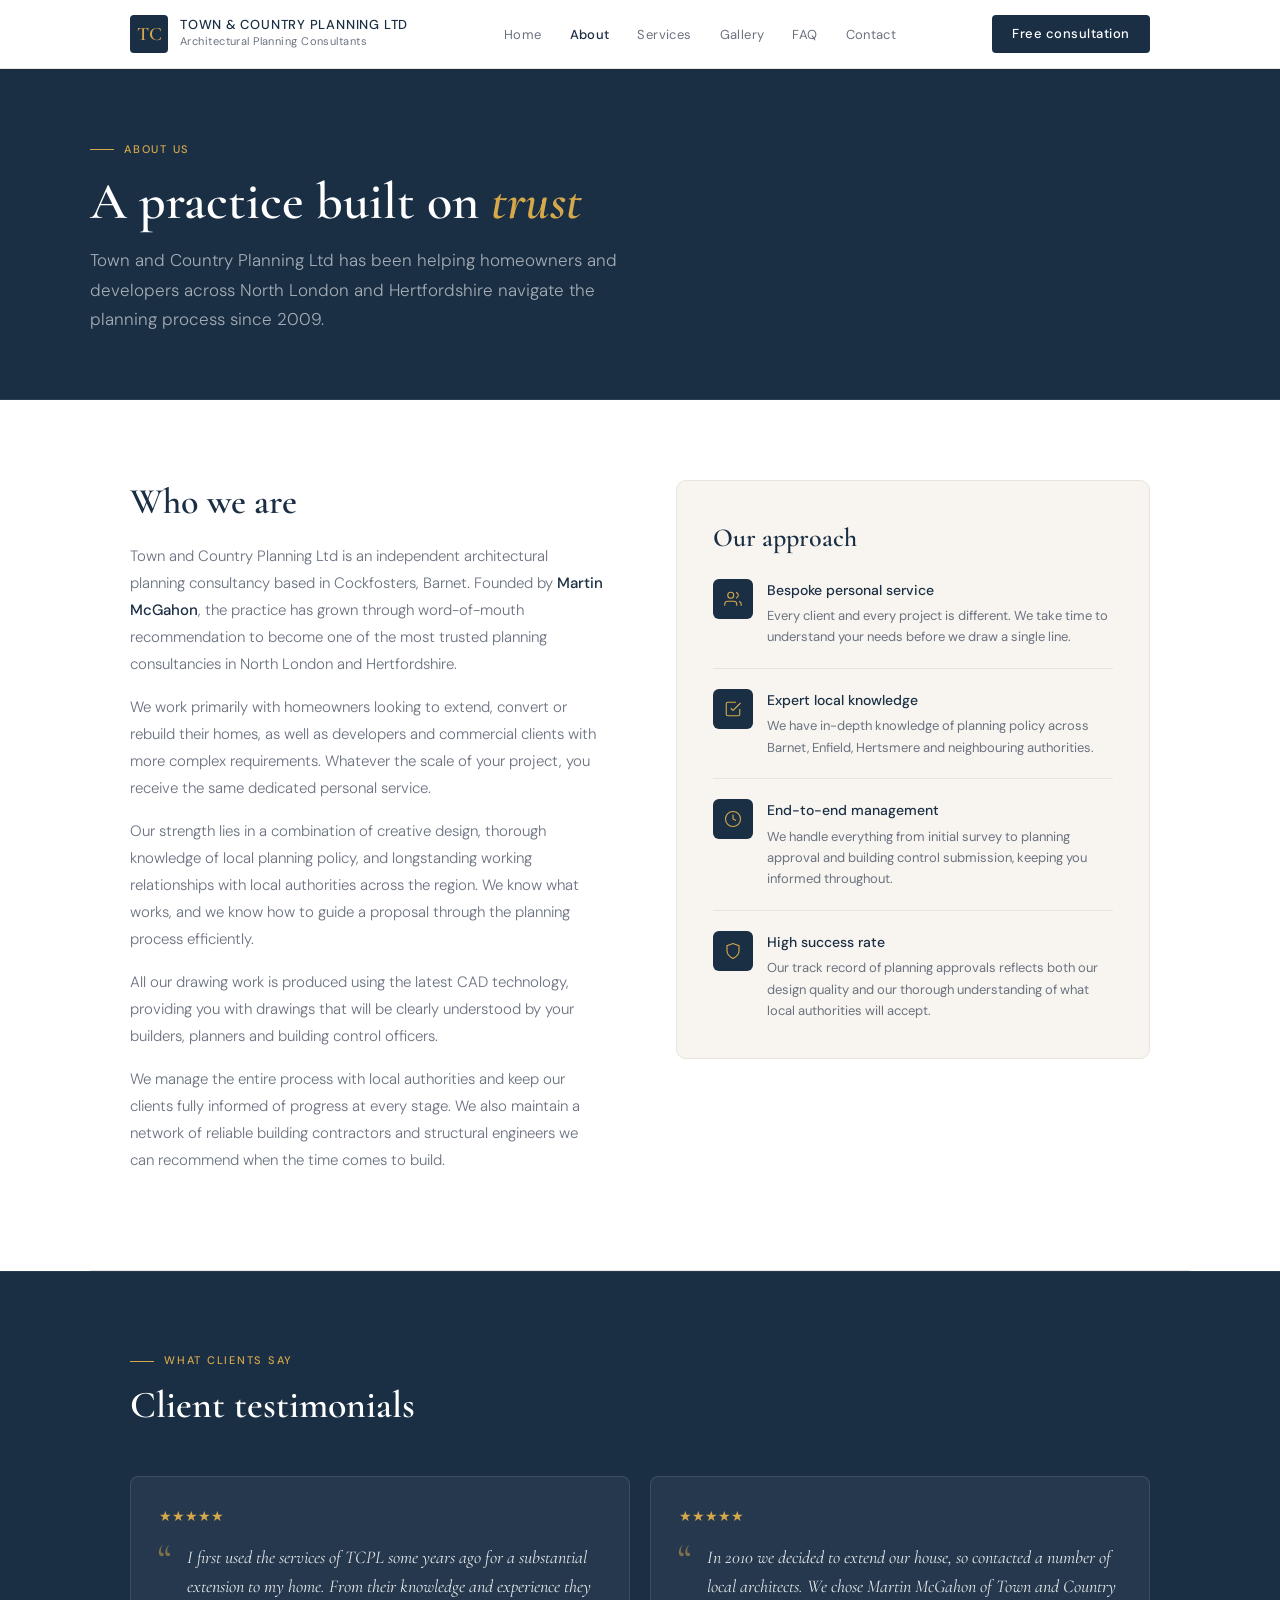
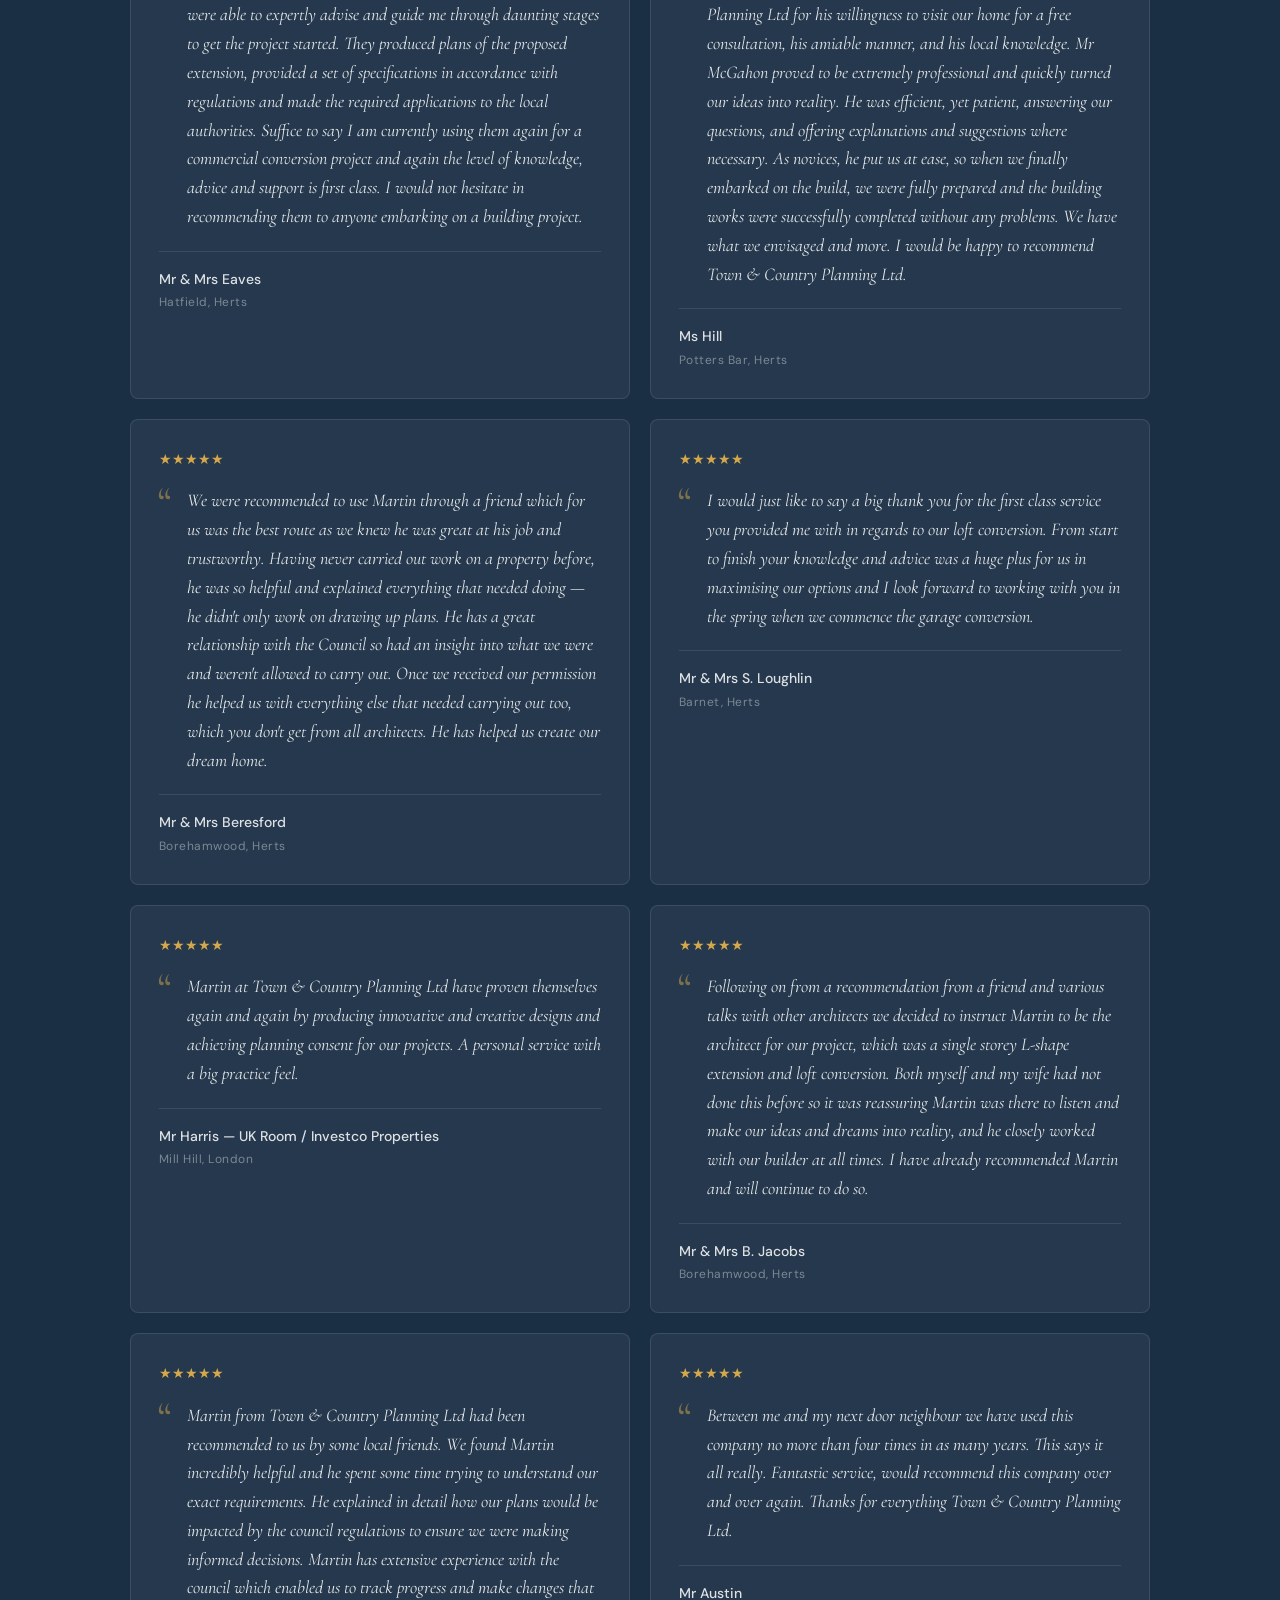
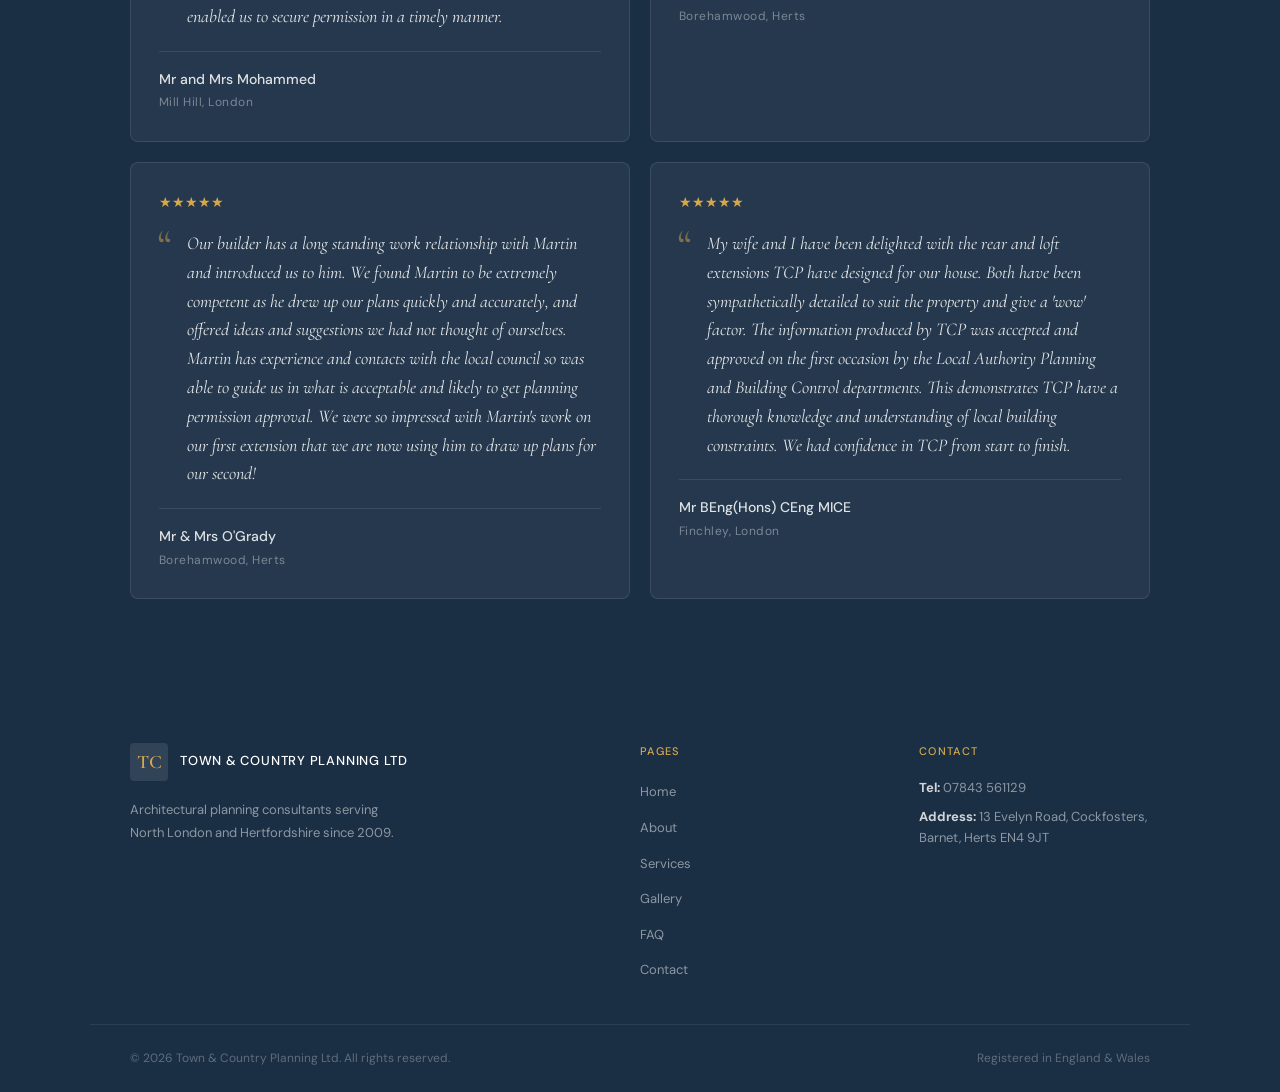
<file: about.html>
<!DOCTYPE html>
<html lang="en">
<head>
<meta charset="UTF-8">
<meta name="viewport" content="width=device-width,initial-scale=1">
<title>About Us | Town &amp; Country Planning Ltd</title>
<meta name="description" content="About Town and Country Planning Ltd — Martin McGahon and the team. Architectural planning consultants serving North London and Hertfordshire since 2009.">
<link rel="stylesheet" href="css/style.css">
<style>
.about-body{padding:80px var(--pad);max-width:var(--max);margin:0 auto;display:grid;grid-template-columns:1fr 1fr;gap:72px;align-items:start;border-bottom:1px solid var(--stone)}
.about-body h2{font-family:'Cormorant Garamond',serif;font-size:36px;font-weight:600;color:var(--navy);line-height:1.2;margin-bottom:20px}
.about-body p{font-size:15px;color:var(--muted);line-height:1.8;margin-bottom:16px;font-weight:300}
.about-body p strong{color:var(--navy);font-weight:500}
.about-panel{background:var(--cream);border-radius:10px;padding:36px;border:1px solid var(--stone)}
.about-panel h3{font-family:'Cormorant Garamond',serif;font-size:26px;font-weight:600;color:var(--navy);margin-bottom:20px}
.value-item{display:flex;gap:14px;margin-bottom:20px;padding-bottom:20px;border-bottom:1px solid var(--stone)}
.value-item:last-child{border-bottom:none;margin-bottom:0;padding-bottom:0}
.value-icon{width:40px;height:40px;background:var(--navy);border-radius:6px;display:flex;align-items:center;justify-content:center;flex-shrink:0}
.value-icon svg{width:18px;height:18px;stroke:var(--gold-light);fill:none;stroke-width:1.5}
.value-title{font-size:14px;font-weight:500;color:var(--navy);margin-bottom:4px}
.value-desc{font-size:13px;color:var(--muted);line-height:1.65}
.testi-section{background:var(--navy);border-top:1px solid rgba(255,255,255,.06)}
.testi-inner{max-width:var(--max);margin:0 auto;padding:80px var(--pad)}
.testi-all{display:grid;grid-template-columns:repeat(2,1fr);gap:20px;margin-top:48px}
@media(max-width:900px){
  .about-body{grid-template-columns:1fr;gap:40px}
  .testi-all{grid-template-columns:1fr}
}
</style>
</head>
<body>

<header class="site-nav">
  <div class="nav-inner">
    <a href="index.html" class="nav-logo">
      <div class="nav-logo-mark">TC</div>
      <div><div class="nav-logo-name">Town &amp; Country Planning Ltd</div><div class="nav-logo-sub">Architectural Planning Consultants</div></div>
    </a>
    <nav><ul class="nav-links" id="nav-links">
      <li><a href="index.html">Home</a></li>
      <li><a href="about.html" class="active">About</a></li>
      <li><a href="services.html">Services</a></li>
      <li><a href="gallery.html">Gallery</a></li>
      <li><a href="faq.html">FAQ</a></li>
      <li><a href="contact.html">Contact</a></li>
    </ul></nav>
    <a href="contact.html" class="nav-cta">Free consultation</a>
    <button class="nav-toggle" id="nav-toggle" aria-label="Menu"><span></span><span></span><span></span></button>
  </div>
</header>

<div class="page-hero">
  <div class="page-hero-inner">
    <div class="eyebrow eyebrow-light">About us</div>
    <h1>A practice built on <em style="font-style:italic;color:var(--gold-light)">trust</em></h1>
    <p>Town and Country Planning Ltd has been helping homeowners and developers across North London and Hertfordshire navigate the planning process since 2009.</p>
  </div>
</div>

<section>
  <div class="about-body">
    <div>
      <h2>Who we are</h2>
      <p>Town and Country Planning Ltd is an independent architectural planning consultancy based in Cockfosters, Barnet. Founded by <strong>Martin McGahon</strong>, the practice has grown through word-of-mouth recommendation to become one of the most trusted planning consultancies in North London and Hertfordshire.</p>
      <p>We work primarily with homeowners looking to extend, convert or rebuild their homes, as well as developers and commercial clients with more complex requirements. Whatever the scale of your project, you receive the same dedicated personal service.</p>
      <p>Our strength lies in a combination of creative design, thorough knowledge of local planning policy, and longstanding working relationships with local authorities across the region. We know what works, and we know how to guide a proposal through the planning process efficiently.</p>
      <p>All our drawing work is produced using the latest CAD technology, providing you with drawings that will be clearly understood by your builders, planners and building control officers.</p>
      <p>We manage the entire process with local authorities and keep our clients fully informed of progress at every stage. We also maintain a network of reliable building contractors and structural engineers we can recommend when the time comes to build.</p>
    </div>
    <div class="about-panel">
      <h3>Our approach</h3>
      <div class="value-item">
        <div class="value-icon"><svg viewBox="0 0 24 24"><path d="M17 21v-2a4 4 0 00-4-4H5a4 4 0 00-4 4v2"/><circle cx="9" cy="7" r="4"/><path d="M23 21v-2a4 4 0 00-3-3.87M16 3.13a4 4 0 010 7.75"/></svg></div>
        <div><div class="value-title">Bespoke personal service</div><div class="value-desc">Every client and every project is different. We take time to understand your needs before we draw a single line.</div></div>
      </div>
      <div class="value-item">
        <div class="value-icon"><svg viewBox="0 0 24 24"><polyline points="9 11 12 14 22 4"/><path d="M21 12v7a2 2 0 01-2 2H5a2 2 0 01-2-2V5a2 2 0 012-2h11"/></svg></div>
        <div><div class="value-title">Expert local knowledge</div><div class="value-desc">We have in-depth knowledge of planning policy across Barnet, Enfield, Hertsmere and neighbouring authorities.</div></div>
      </div>
      <div class="value-item">
        <div class="value-icon"><svg viewBox="0 0 24 24"><circle cx="12" cy="12" r="10"/><polyline points="12 6 12 12 16 14"/></svg></div>
        <div><div class="value-title">End-to-end management</div><div class="value-desc">We handle everything from initial survey to planning approval and building control submission, keeping you informed throughout.</div></div>
      </div>
      <div class="value-item">
        <div class="value-icon"><svg viewBox="0 0 24 24"><path d="M12 22s8-4 8-10V5l-8-3-8 3v7c0 6 8 10 8 10z"/></svg></div>
        <div><div class="value-title">High success rate</div><div class="value-desc">Our track record of planning approvals reflects both our design quality and our thorough understanding of what local authorities will accept.</div></div>
      </div>
    </div>
  </div>
</section>

<!-- ALL TESTIMONIALS -->
<section id="testimonials" class="testi-section">
  <div class="testi-inner">
    <div class="eyebrow eyebrow-light">What clients say</div>
    <h2 class="section-title" style="color:var(--white)">Client testimonials</h2>
    <div class="testi-all">

      <div class="t-card"><div class="t-stars">&#9733;&#9733;&#9733;&#9733;&#9733;</div>
        <div class="t-quote"><p>I first used the services of TCPL some years ago for a substantial extension to my home. From their knowledge and experience they were able to expertly advise and guide me through daunting stages to get the project started. They produced plans of the proposed extension, provided a set of specifications in accordance with regulations and made the required applications to the local authorities. Suffice to say I am currently using them again for a commercial conversion project and again the level of knowledge, advice and support is first class. I would not hesitate in recommending them to anyone embarking on a building project.</p></div>
        <div class="t-author"><div class="t-name">Mr &amp; Mrs Eaves</div><div class="t-loc">Hatfield, Herts</div></div></div>

      <div class="t-card"><div class="t-stars">&#9733;&#9733;&#9733;&#9733;&#9733;</div>
        <div class="t-quote"><p>In 2010 we decided to extend our house, so contacted a number of local architects. We chose Martin McGahon of Town and Country Planning Ltd for his willingness to visit our home for a free consultation, his amiable manner, and his local knowledge. Mr McGahon proved to be extremely professional and quickly turned our ideas into reality. He was efficient, yet patient, answering our questions, and offering explanations and suggestions where necessary. As novices, he put us at ease, so when we finally embarked on the build, we were fully prepared and the building works were successfully completed without any problems. We have what we envisaged and more. I would be happy to recommend Town &amp; Country Planning Ltd.</p></div>
        <div class="t-author"><div class="t-name">Ms Hill</div><div class="t-loc">Potters Bar, Herts</div></div></div>

      <div class="t-card"><div class="t-stars">&#9733;&#9733;&#9733;&#9733;&#9733;</div>
        <div class="t-quote"><p>We were recommended to use Martin through a friend which for us was the best route as we knew he was great at his job and trustworthy. Having never carried out work on a property before, he was so helpful and explained everything that needed doing — he didn't only work on drawing up plans. He has a great relationship with the Council so had an insight into what we were and weren't allowed to carry out. Once we received our permission he helped us with everything else that needed carrying out too, which you don't get from all architects. He has helped us create our dream home.</p></div>
        <div class="t-author"><div class="t-name">Mr &amp; Mrs Beresford</div><div class="t-loc">Borehamwood, Herts</div></div></div>

      <div class="t-card"><div class="t-stars">&#9733;&#9733;&#9733;&#9733;&#9733;</div>
        <div class="t-quote"><p>I would just like to say a big thank you for the first class service you provided me with in regards to our loft conversion. From start to finish your knowledge and advice was a huge plus for us in maximising our options and I look forward to working with you in the spring when we commence the garage conversion.</p></div>
        <div class="t-author"><div class="t-name">Mr &amp; Mrs S. Loughlin</div><div class="t-loc">Barnet, Herts</div></div></div>

      <div class="t-card"><div class="t-stars">&#9733;&#9733;&#9733;&#9733;&#9733;</div>
        <div class="t-quote"><p>Martin at Town &amp; Country Planning Ltd have proven themselves again and again by producing innovative and creative designs and achieving planning consent for our projects. A personal service with a big practice feel.</p></div>
        <div class="t-author"><div class="t-name">Mr Harris — UK Room / Investco Properties</div><div class="t-loc">Mill Hill, London</div></div></div>

      <div class="t-card"><div class="t-stars">&#9733;&#9733;&#9733;&#9733;&#9733;</div>
        <div class="t-quote"><p>Following on from a recommendation from a friend and various talks with other architects we decided to instruct Martin to be the architect for our project, which was a single storey L-shape extension and loft conversion. Both myself and my wife had not done this before so it was reassuring Martin was there to listen and make our ideas and dreams into reality, and he closely worked with our builder at all times. I have already recommended Martin and will continue to do so.</p></div>
        <div class="t-author"><div class="t-name">Mr &amp; Mrs B. Jacobs</div><div class="t-loc">Borehamwood, Herts</div></div></div>

      <div class="t-card"><div class="t-stars">&#9733;&#9733;&#9733;&#9733;&#9733;</div>
        <div class="t-quote"><p>Martin from Town &amp; Country Planning Ltd had been recommended to us by some local friends. We found Martin incredibly helpful and he spent some time trying to understand our exact requirements. He explained in detail how our plans would be impacted by the council regulations to ensure we were making informed decisions. Martin has extensive experience with the council which enabled us to track progress and make changes that enabled us to secure permission in a timely manner.</p></div>
        <div class="t-author"><div class="t-name">Mr and Mrs Mohammed</div><div class="t-loc">Mill Hill, London</div></div></div>

      <div class="t-card"><div class="t-stars">&#9733;&#9733;&#9733;&#9733;&#9733;</div>
        <div class="t-quote"><p>Between me and my next door neighbour we have used this company no more than four times in as many years. This says it all really. Fantastic service, would recommend this company over and over again. Thanks for everything Town &amp; Country Planning Ltd.</p></div>
        <div class="t-author"><div class="t-name">Mr Austin</div><div class="t-loc">Borehamwood, Herts</div></div></div>

      <div class="t-card"><div class="t-stars">&#9733;&#9733;&#9733;&#9733;&#9733;</div>
        <div class="t-quote"><p>Our builder has a long standing work relationship with Martin and introduced us to him. We found Martin to be extremely competent as he drew up our plans quickly and accurately, and offered ideas and suggestions we had not thought of ourselves. Martin has experience and contacts with the local council so was able to guide us in what is acceptable and likely to get planning permission approval. We were so impressed with Martin's work on our first extension that we are now using him to draw up plans for our second!</p></div>
        <div class="t-author"><div class="t-name">Mr &amp; Mrs O'Grady</div><div class="t-loc">Borehamwood, Herts</div></div></div>

      <div class="t-card"><div class="t-stars">&#9733;&#9733;&#9733;&#9733;&#9733;</div>
        <div class="t-quote"><p>My wife and I have been delighted with the rear and loft extensions TCP have designed for our house. Both have been sympathetically detailed to suit the property and give a 'wow' factor. The information produced by TCP was accepted and approved on the first occasion by the Local Authority Planning and Building Control departments. This demonstrates TCP have a thorough knowledge and understanding of local building constraints. We had confidence in TCP from start to finish.</p></div>
        <div class="t-author"><div class="t-name">Mr BEng(Hons) CEng MICE</div><div class="t-loc">Finchley, London</div></div></div>

    </div>
  </div>
</section>

<footer class="site-footer">
  <div class="footer-inner">
    <div class="footer-brand">
      <a href="index.html" class="footer-logo"><div class="footer-logo-mark">TC</div><div class="footer-logo-name">Town &amp; Country Planning Ltd</div></a>
      <p>Architectural planning consultants serving North London and Hertfordshire since 2009.</p>
    </div>
    <div class="footer-col"><h4>Pages</h4><ul>
      <li><a href="index.html">Home</a></li><li><a href="about.html">About</a></li>
      <li><a href="services.html">Services</a></li><li><a href="gallery.html">Gallery</a></li>
      <li><a href="faq.html">FAQ</a></li><li><a href="contact.html">Contact</a></li>
    </ul></div>
    <div class="footer-col"><h4>Contact</h4>
      <p><strong>Tel:</strong> <a href="tel:07843561129">07843 561129</a></p>
      <p><strong>Address:</strong> 13 Evelyn Road, Cockfosters, Barnet, Herts EN4 9JT</p>
    </div>
  </div>
  <div class="footer-bottom"><p>&copy; 2026 Town &amp; Country Planning Ltd. All rights reserved.</p><p>Registered in England &amp; Wales</p></div>
</footer>

<script>document.getElementById('nav-toggle').addEventListener('click',function(){var nl=document.getElementById('nav-links');nl.classList.toggle('open');this.setAttribute('aria-expanded',nl.classList.contains('open'));});</script>
</body>
</html>
</file>
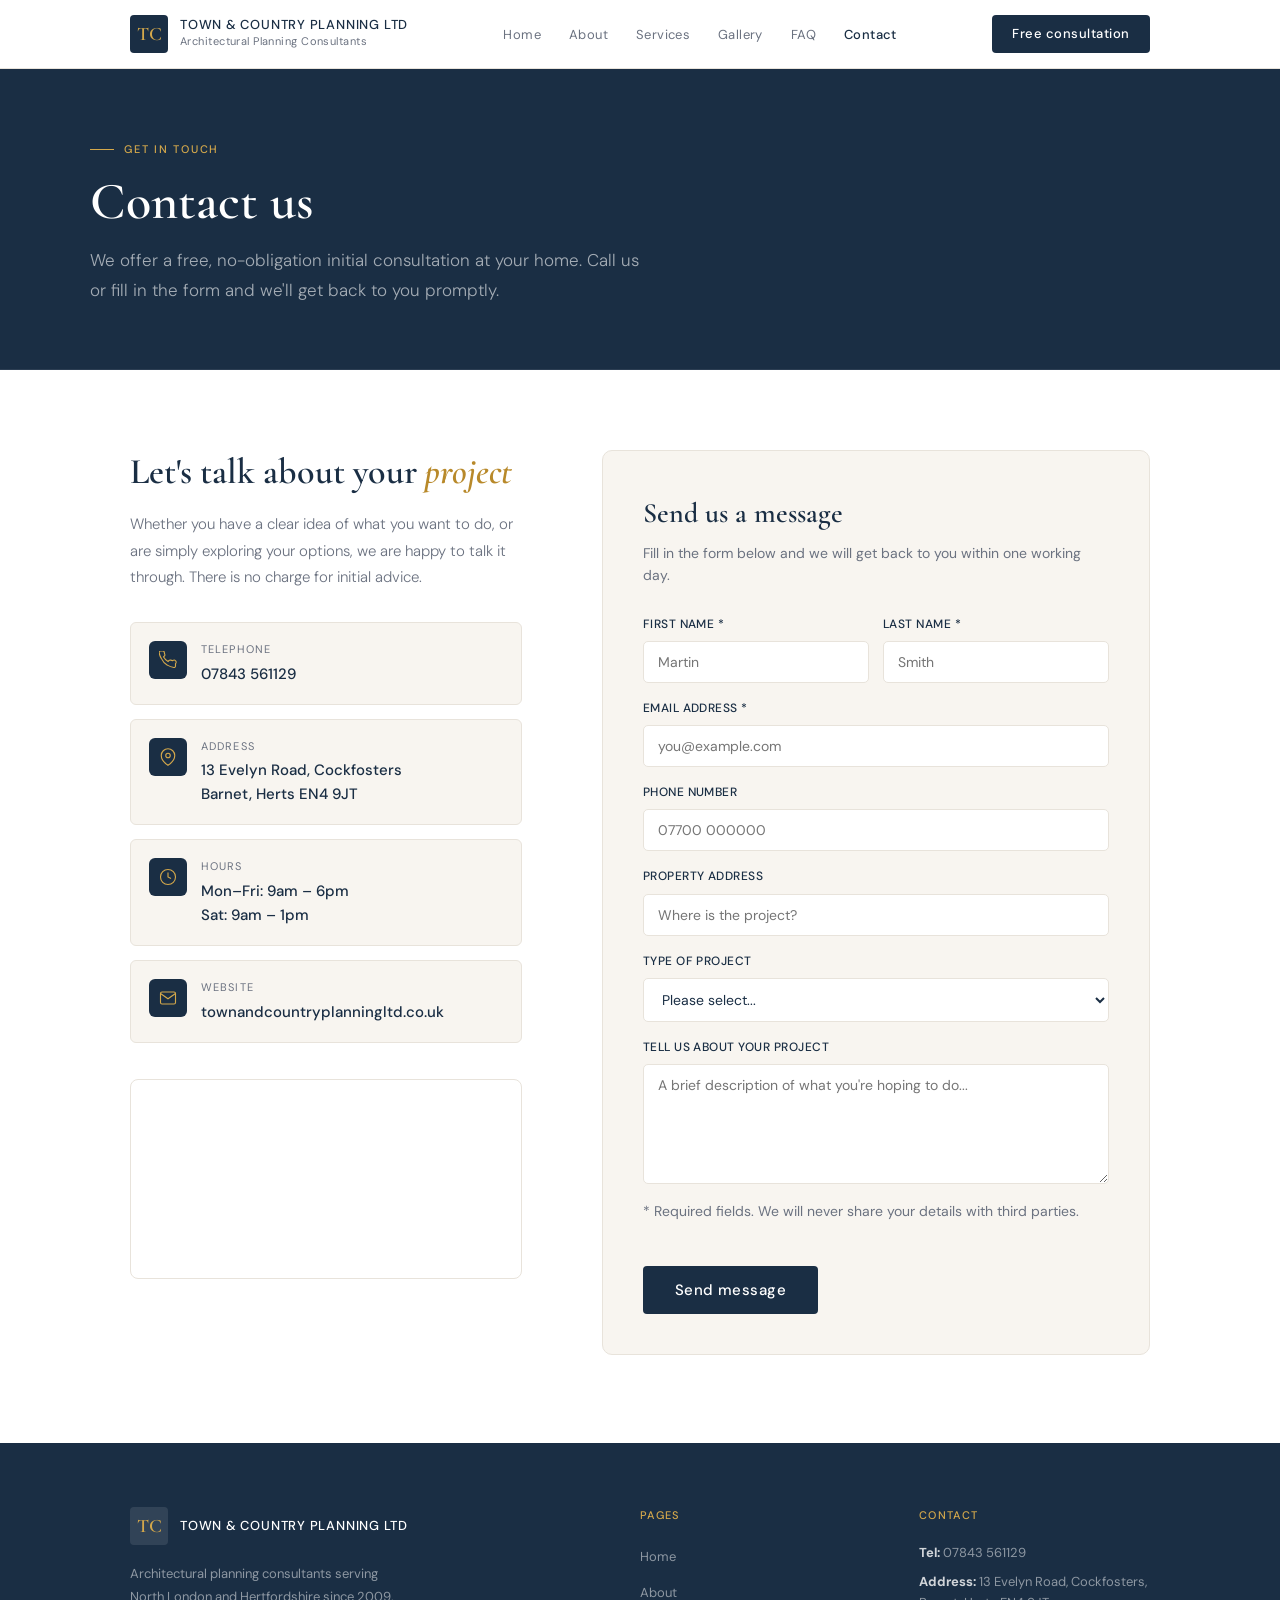
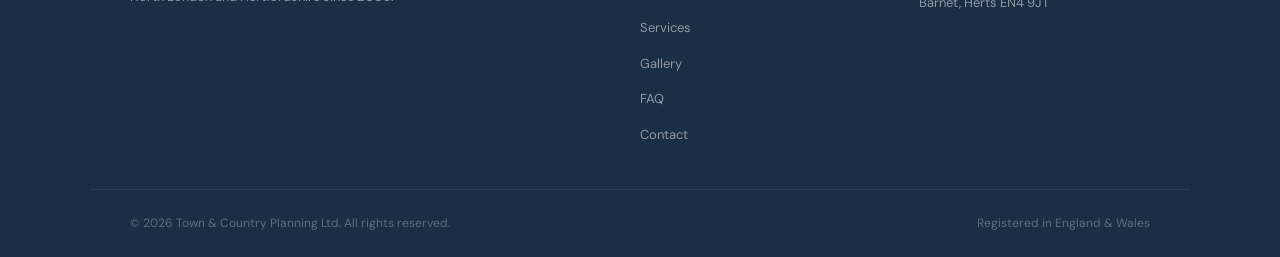
<file: contact.html>
<!DOCTYPE html>
<html lang="en">
<head>
<meta charset="UTF-8">
<meta name="viewport" content="width=device-width,initial-scale=1">
<title>Contact Us | Town &amp; Country Planning Ltd</title>
<meta name="description" content="Contact Town and Country Planning Ltd — 13 Evelyn Road, Cockfosters, Barnet EN4 9JT. Tel: 07843 561129. Book your free consultation today.">
<link rel="stylesheet" href="css/style.css">
<style>
.contact-body{max-width:var(--max);margin:0 auto;padding:80px var(--pad) 88px;display:grid;grid-template-columns:1fr 1.4fr;gap:80px;align-items:start}
.contact-info h2{font-family:'Cormorant Garamond',serif;font-size:36px;font-weight:600;color:var(--navy);line-height:1.2;margin-bottom:18px}
.contact-info h2 em{font-style:italic;color:var(--gold)}
.contact-info p{font-size:15px;color:var(--muted);line-height:1.75;font-weight:300;margin-bottom:32px}
.contact-items{display:flex;flex-direction:column;gap:14px;margin-bottom:36px}
.c-item{display:flex;align-items:flex-start;gap:14px;padding:18px;background:var(--cream);border:1px solid var(--stone);border-radius:6px}
.c-icon{width:38px;height:38px;background:var(--navy);border-radius:6px;display:flex;align-items:center;justify-content:center;flex-shrink:0}
.c-icon svg{width:18px;height:18px;stroke:var(--gold-light);fill:none;stroke-width:1.5}
.c-lbl{font-size:11px;color:var(--muted);text-transform:uppercase;letter-spacing:.1em;margin-bottom:3px}
.c-val{font-size:15px;font-weight:500;color:var(--navy)}
.c-val a{color:var(--navy);text-decoration:none}
.c-val a:hover{color:var(--gold)}
.map-embed{border-radius:8px;overflow:hidden;border:1px solid var(--stone);height:200px;margin-top:8px}
.map-embed iframe{width:100%;height:100%;border:none}
/* FORM */
.contact-form-wrap{background:var(--cream);border-radius:10px;padding:40px;border:1px solid var(--stone)}
.contact-form-wrap h3{font-family:'Cormorant Garamond',serif;font-size:28px;font-weight:600;color:var(--navy);margin-bottom:6px}
.contact-form-wrap p{font-size:14px;color:var(--muted);margin-bottom:28px}
.form{display:flex;flex-direction:column;gap:16px}
.form-row{display:grid;grid-template-columns:1fr 1fr;gap:14px}
.form-group{display:flex;flex-direction:column;gap:7px}
.form-group label{font-size:12px;font-weight:500;color:var(--navy);letter-spacing:.04em;text-transform:uppercase}
.form-group input,.form-group select,.form-group textarea{padding:11px 14px;border:1px solid var(--stone);border-radius:5px;font-family:'DM Sans',sans-serif;font-size:14px;color:var(--navy);background:var(--white);transition:border-color .2s;outline:none}
.form-group input:focus,.form-group select:focus,.form-group textarea:focus{border-color:var(--navy)}
.form-group textarea{resize:vertical;min-height:120px}
.form-note{font-size:12px;color:var(--muted)}
.form-submit{background:var(--navy);color:var(--white);padding:14px 32px;border:none;border-radius:4px;font-family:'DM Sans',sans-serif;font-size:15px;font-weight:500;cursor:pointer;transition:background .2s;letter-spacing:.03em;align-self:flex-start}
.form-submit:hover{background:var(--navy-mid)}
.form-success{display:none;background:#e8f5e9;border:1px solid #a5d6a7;border-radius:6px;padding:16px;font-size:14px;color:#2e7d32;margin-top:8px}
@media(max-width:900px){
  .contact-body{grid-template-columns:1fr;gap:48px}
  .form-row{grid-template-columns:1fr}
}
</style>
</head>
<body>

<header class="site-nav">
  <div class="nav-inner">
    <a href="index.html" class="nav-logo">
      <div class="nav-logo-mark">TC</div>
      <div><div class="nav-logo-name">Town &amp; Country Planning Ltd</div><div class="nav-logo-sub">Architectural Planning Consultants</div></div>
    </a>
    <nav><ul class="nav-links" id="nav-links">
      <li><a href="index.html">Home</a></li><li><a href="about.html">About</a></li>
      <li><a href="services.html">Services</a></li><li><a href="gallery.html">Gallery</a></li>
      <li><a href="faq.html">FAQ</a></li><li><a href="contact.html" class="active">Contact</a></li>
    </ul></nav>
    <a href="contact.html" class="nav-cta">Free consultation</a>
    <button class="nav-toggle" id="nav-toggle" aria-label="Menu"><span></span><span></span><span></span></button>
  </div>
</header>

<div class="page-hero">
  <div class="page-hero-inner">
    <div class="eyebrow eyebrow-light">Get in touch</div>
    <h1>Contact us</h1>
    <p>We offer a free, no-obligation initial consultation at your home. Call us or fill in the form and we'll get back to you promptly.</p>
  </div>
</div>

<div class="contact-body">
  <div class="contact-info">
    <h2>Let's talk about your <em>project</em></h2>
    <p>Whether you have a clear idea of what you want to do, or are simply exploring your options, we are happy to talk it through. There is no charge for initial advice.</p>

    <div class="contact-items">
      <div class="c-item">
        <div class="c-icon"><svg viewBox="0 0 24 24"><path d="M22 16.92v3a2 2 0 01-2.18 2 19.79 19.79 0 01-8.63-3.07A19.5 19.5 0 013.07 9.81 19.79 19.79 0 01.06 1.18 2 2 0 012.03 0h3a2 2 0 012 1.72 12.84 12.84 0 00.7 2.81 2 2 0 01-.45 2.11L6.09 7.91a16 16 0 006 6l1.27-1.27a2 2 0 012.11-.45 12.84 12.84 0 002.81.7A2 2 0 0122 16.92z"/></svg></div>
        <div><div class="c-lbl">Telephone</div><div class="c-val"><a href="tel:07843561129">07843 561129</a></div></div>
      </div>
      <div class="c-item">
        <div class="c-icon"><svg viewBox="0 0 24 24"><path d="M21 10c0 7-9 13-9 13s-9-6-9-13a9 9 0 0118 0z"/><circle cx="12" cy="10" r="3"/></svg></div>
        <div><div class="c-lbl">Address</div><div class="c-val">13 Evelyn Road, Cockfosters<br>Barnet, Herts EN4 9JT</div></div>
      </div>
      <div class="c-item">
        <div class="c-icon"><svg viewBox="0 0 24 24"><circle cx="12" cy="12" r="10"/><polyline points="12 6 12 12 16 14"/></svg></div>
        <div><div class="c-lbl">Hours</div><div class="c-val">Mon–Fri: 9am – 6pm<br>Sat: 9am – 1pm</div></div>
      </div>
      <div class="c-item">
        <div class="c-icon"><svg viewBox="0 0 24 24"><path d="M4 4h16c1.1 0 2 .9 2 2v12c0 1.1-.9 2-2 2H4c-1.1 0-2-.9-2-2V6c0-1.1.9-2 2-2z"/><polyline points="22,6 12,13 2,6"/></svg></div>
        <div><div class="c-lbl">Website</div><div class="c-val"><a href="http://www.townandcountryplanningltd.co.uk">townandcountryplanningltd.co.uk</a></div></div>
      </div>
    </div>

    <div class="map-embed">
      <!-- DEVELOPER NOTE: Replace with your preferred map embed. Google Maps embed example below.
           Go to Google Maps, search your address, click Share > Embed a map, copy the iframe src -->
      <iframe
        src="https://www.google.com/maps/embed?pb=!1m18!1m12!1m3!1d2474.8!2d-0.148!3d51.664!2m3!1f0!2f0!3f0!3m2!1i1024!2i768!4f13.1!3m3!1m2!1s0x0%3A0x0!2zNTHCsDM5JzUwLjQiTiAwwrAwOCc1Mi44Ilc!5e0!3m2!1sen!2suk!4v1234567890"
        allowfullscreen="" loading="lazy" referrerpolicy="no-referrer-when-downgrade"
        title="Town and Country Planning Ltd location map">
      </iframe>
    </div>
  </div>

  <div class="contact-form-wrap">
    <h3>Send us a message</h3>
    <p>Fill in the form below and we will get back to you within one working day.</p>

    <!-- DEVELOPER NOTE: Wire this form to your email service.
         Options: Formspree (formspree.io) — free tier available.
         Replace action URL below with your Formspree endpoint.
         Or use Netlify Forms by adding data-netlify="true" to the form tag. -->
    <form class="form" id="contact-form" action="https://formspree.io/f/YOUR_FORM_ID" method="POST">
      <div class="form-row">
        <div class="form-group">
          <label for="fname">First name *</label>
          <input type="text" id="fname" name="first_name" required placeholder="Martin">
        </div>
        <div class="form-group">
          <label for="lname">Last name *</label>
          <input type="text" id="lname" name="last_name" required placeholder="Smith">
        </div>
      </div>
      <div class="form-group">
        <label for="email">Email address *</label>
        <input type="email" id="email" name="email" required placeholder="you@example.com">
      </div>
      <div class="form-group">
        <label for="phone">Phone number</label>
        <input type="tel" id="phone" name="phone" placeholder="07700 000000">
      </div>
      <div class="form-group">
        <label for="address">Property address</label>
        <input type="text" id="address" name="property_address" placeholder="Where is the project?">
      </div>
      <div class="form-group">
        <label for="service">Type of project</label>
        <select id="service" name="project_type">
          <option value="">Please select...</option>
          <option>Single-storey extension</option>
          <option>Double-storey extension</option>
          <option>Loft conversion</option>
          <option>Garage conversion</option>
          <option>New build dwelling</option>
          <option>Garden office / outbuilding</option>
          <option>Planning consultancy</option>
          <option>Building control drawings</option>
          <option>Other / not sure</option>
        </select>
      </div>
      <div class="form-group">
        <label for="message">Tell us about your project</label>
        <textarea id="message" name="message" placeholder="A brief description of what you're hoping to do..."></textarea>
      </div>
      <p class="form-note">* Required fields. We will never share your details with third parties.</p>
      <button type="submit" class="form-submit">Send message</button>
      <div class="form-success" id="form-success">Thank you — we will be in touch within one working day.</div>
    </form>
  </div>
</div>

<footer class="site-footer">
  <div class="footer-inner">
    <div class="footer-brand">
      <a href="index.html" class="footer-logo"><div class="footer-logo-mark">TC</div><div class="footer-logo-name">Town &amp; Country Planning Ltd</div></a>
      <p>Architectural planning consultants serving North London and Hertfordshire since 2009.</p>
    </div>
    <div class="footer-col"><h4>Pages</h4><ul>
      <li><a href="index.html">Home</a></li><li><a href="about.html">About</a></li>
      <li><a href="services.html">Services</a></li><li><a href="gallery.html">Gallery</a></li>
      <li><a href="faq.html">FAQ</a></li><li><a href="contact.html">Contact</a></li>
    </ul></div>
    <div class="footer-col"><h4>Contact</h4>
      <p><strong>Tel:</strong> <a href="tel:07843561129">07843 561129</a></p>
      <p><strong>Address:</strong> 13 Evelyn Road, Cockfosters, Barnet, Herts EN4 9JT</p>
    </div>
  </div>
  <div class="footer-bottom"><p>&copy; 2026 Town &amp; Country Planning Ltd. All rights reserved.</p><p>Registered in England &amp; Wales</p></div>
</footer>

<script>
document.getElementById('nav-toggle').addEventListener('click',function(){var nl=document.getElementById('nav-links');nl.classList.toggle('open');this.setAttribute('aria-expanded',nl.classList.contains('open'));});
// Simple form success feedback (works with Formspree AJAX or Netlify)
var form=document.getElementById('contact-form');
if(form){
  form.addEventListener('submit',function(e){
    // If using Netlify Forms, remove this handler entirely.
    // If using Formspree AJAX, uncomment below:
    // e.preventDefault();
    // fetch(form.action,{method:'POST',body:new FormData(form),headers:{'Accept':'application/json'}})
    //   .then(function(r){if(r.ok){form.reset();document.getElementById('form-success').style.display='block';}});
  });
}
</script>
</body>
</html>
</file>
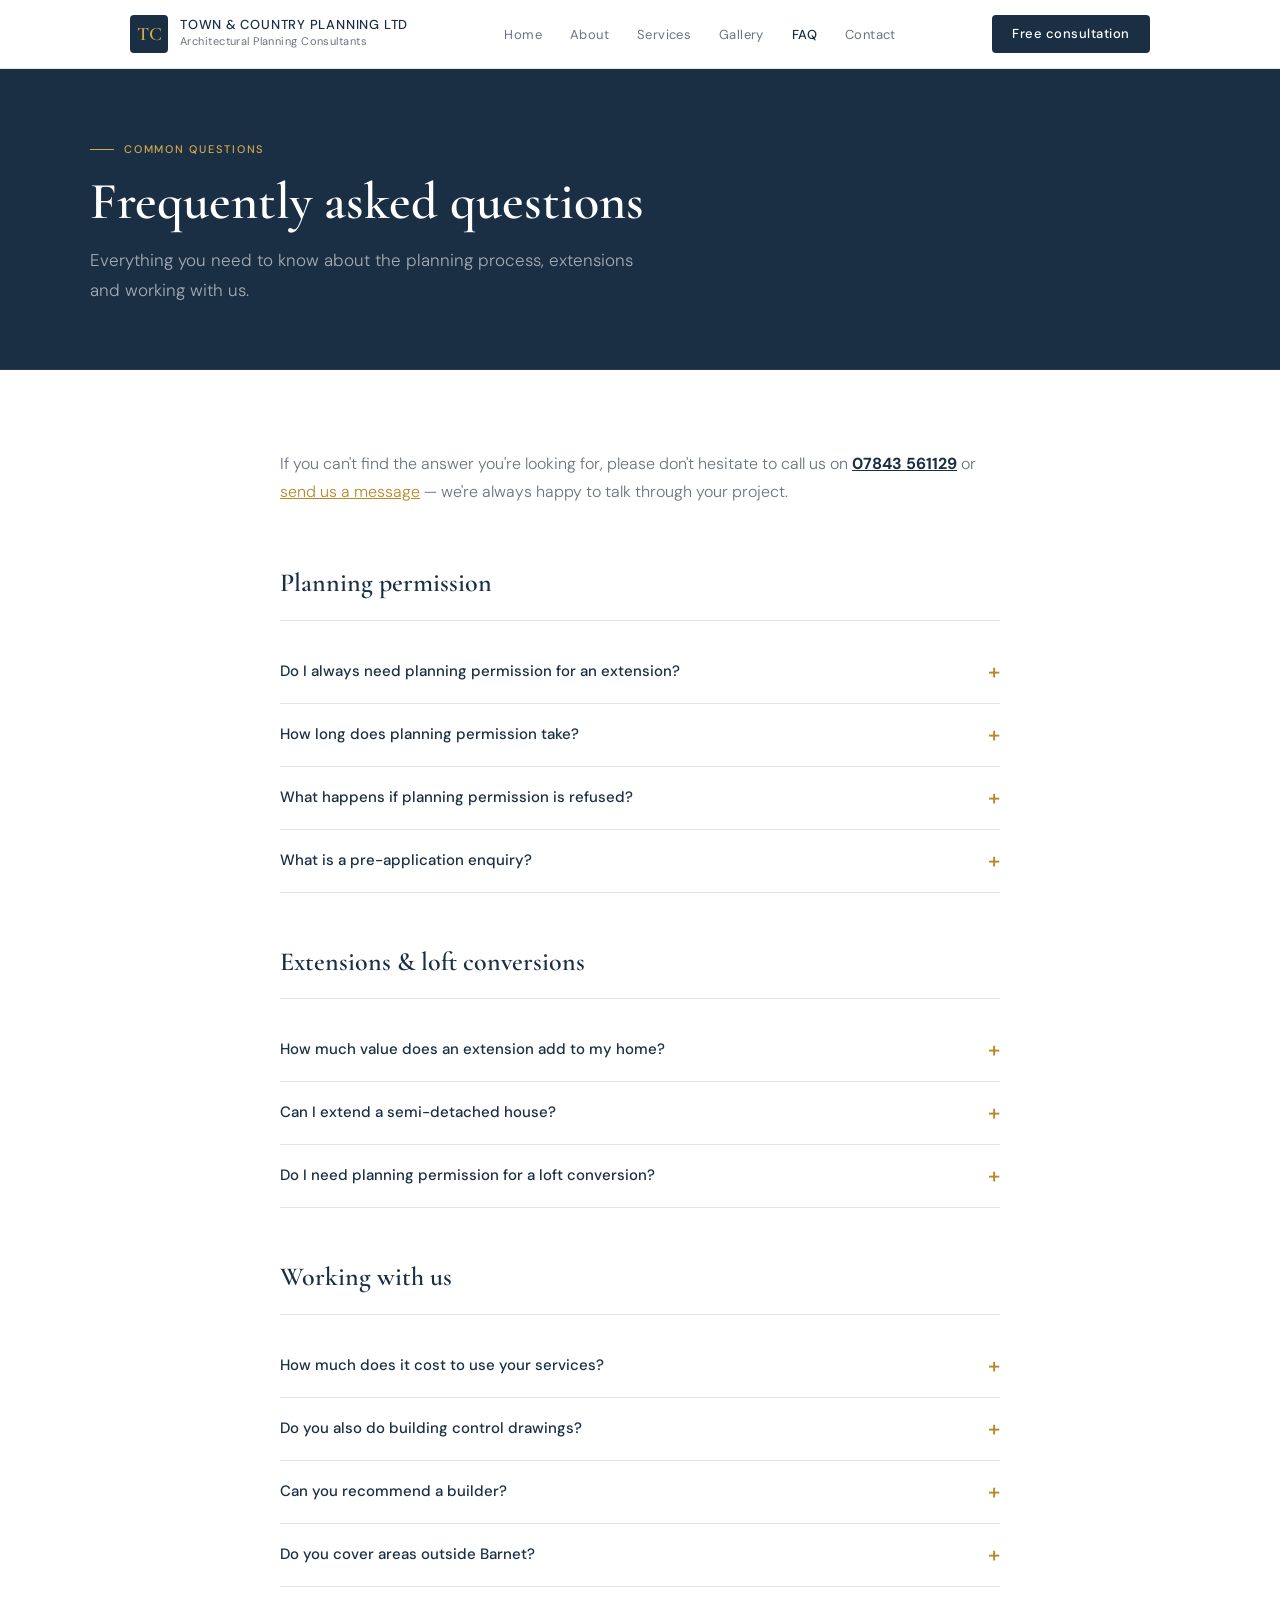
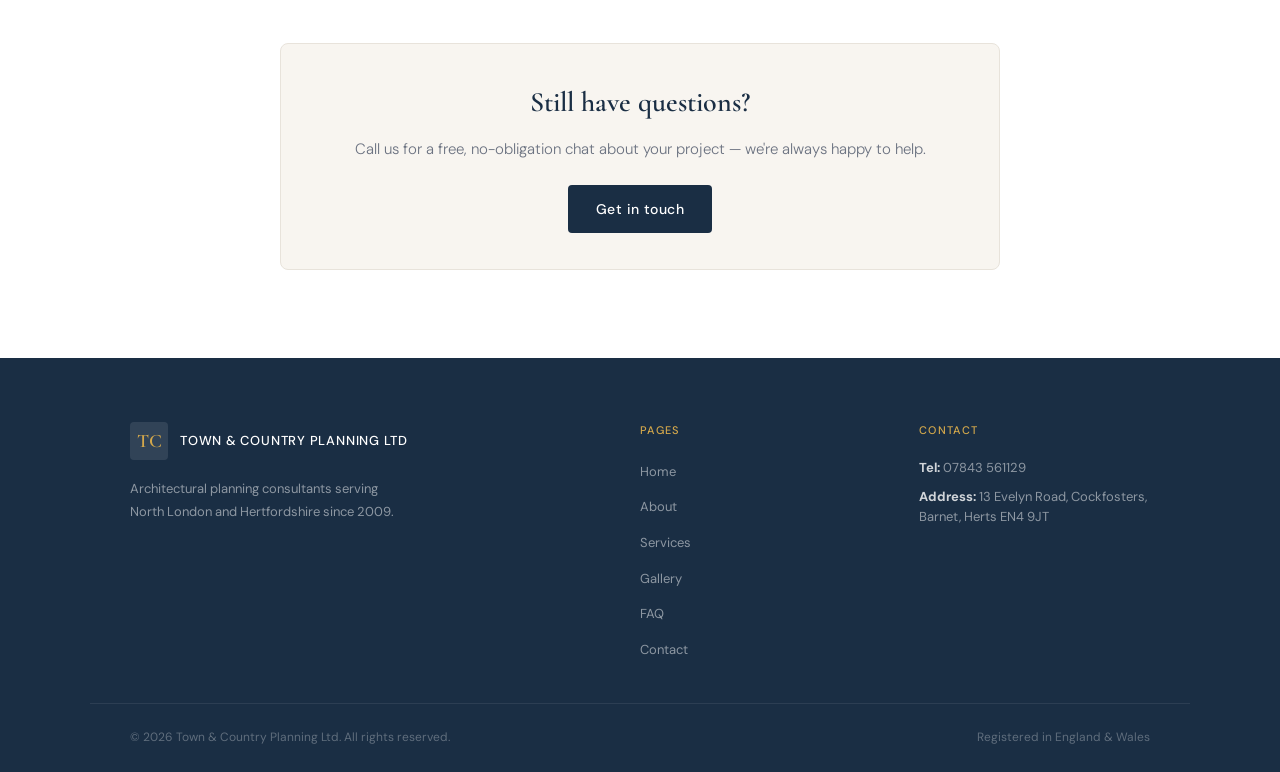
<file: faq.html>
<!DOCTYPE html>
<html lang="en">
<head>
<meta charset="UTF-8">
<meta name="viewport" content="width=device-width,initial-scale=1">
<title>FAQ | Town &amp; Country Planning Ltd</title>
<meta name="description" content="Frequently asked questions about planning permission, extensions, loft conversions and the planning process — answered by Town and Country Planning Ltd.">
<link rel="stylesheet" href="css/style.css">
<style>
.faq-body{max-width:800px;margin:0 auto;padding:80px var(--pad) 88px}
.faq-intro{font-size:16px;color:var(--muted);line-height:1.75;font-weight:300;margin-bottom:56px}
.faq-group{margin-bottom:48px}
.faq-group-title{font-family:'Cormorant Garamond',serif;font-size:26px;font-weight:600;color:var(--navy);margin-bottom:20px;padding-bottom:16px;border-bottom:1px solid var(--stone)}
.faq-item{border-bottom:1px solid var(--stone)}
.faq-q{width:100%;text-align:left;background:none;border:none;padding:20px 0;cursor:pointer;display:flex;justify-content:space-between;align-items:flex-start;gap:16px;font-family:'DM Sans',sans-serif;font-size:15px;font-weight:500;color:var(--navy);line-height:1.4}
.faq-q:hover{color:var(--gold)}
.faq-toggle{font-size:22px;color:var(--gold);flex-shrink:0;line-height:1;transition:transform .25s}
.faq-item.open .faq-toggle{transform:rotate(45deg)}
.faq-a{max-height:0;overflow:hidden;transition:max-height .35s ease}
.faq-item.open .faq-a{max-height:600px}
.faq-a-inner{padding-bottom:20px;font-size:14px;color:var(--muted);line-height:1.8;font-weight:300}
.faq-a-inner strong{color:var(--navy);font-weight:500}
.faq-cta{background:var(--cream);border:1px solid var(--stone);border-radius:8px;padding:36px;text-align:center;margin-top:56px}
.faq-cta h3{font-family:'Cormorant Garamond',serif;font-size:28px;font-weight:600;color:var(--navy);margin-bottom:12px}
.faq-cta p{font-size:15px;color:var(--muted);margin-bottom:24px;font-weight:300}
</style>
</head>
<body>

<header class="site-nav">
  <div class="nav-inner">
    <a href="index.html" class="nav-logo">
      <div class="nav-logo-mark">TC</div>
      <div><div class="nav-logo-name">Town &amp; Country Planning Ltd</div><div class="nav-logo-sub">Architectural Planning Consultants</div></div>
    </a>
    <nav><ul class="nav-links" id="nav-links">
      <li><a href="index.html">Home</a></li><li><a href="about.html">About</a></li>
      <li><a href="services.html">Services</a></li><li><a href="gallery.html">Gallery</a></li>
      <li><a href="faq.html" class="active">FAQ</a></li><li><a href="contact.html">Contact</a></li>
    </ul></nav>
    <a href="contact.html" class="nav-cta">Free consultation</a>
    <button class="nav-toggle" id="nav-toggle" aria-label="Menu"><span></span><span></span><span></span></button>
  </div>
</header>

<div class="page-hero">
  <div class="page-hero-inner">
    <div class="eyebrow eyebrow-light">Common questions</div>
    <h1>Frequently asked questions</h1>
    <p>Everything you need to know about the planning process, extensions and working with us.</p>
  </div>
</div>

<div class="faq-body">
  <p class="faq-intro">If you can't find the answer you're looking for, please don't hesitate to call us on <strong><a href="tel:07843561129" style="color:var(--navy)">07843 561129</a></strong> or <a href="contact.html" style="color:var(--gold)">send us a message</a> — we're always happy to talk through your project.</p>

  <div class="faq-group">
    <div class="faq-group-title">Planning permission</div>

    <div class="faq-item">
      <button class="faq-q">Do I always need planning permission for an extension?<span class="faq-toggle">+</span></button>
      <div class="faq-a"><div class="faq-a-inner">Not necessarily. Many extensions can be built under <strong>Permitted Development (PD) rights</strong>, which means no formal planning application is required. PD rights allow single-storey rear extensions of up to 4 metres for detached houses (6m with prior approval) and 3 metres for semi-detached and terraced houses (under the Larger Home Extension scheme). However, PD rights can be restricted — for example if your home is in a Conservation Area, is a listed building, or if previous extensions have used up your allowance. We always check your PD position at the outset and advise accordingly.</div></div>
    </div>

    <div class="faq-item">
      <button class="faq-q">How long does planning permission take?<span class="faq-toggle">+</span></button>
      <div class="faq-a"><div class="faq-a-inner">The statutory determination period for a householder planning application is <strong>8 weeks</strong> from the date of valid registration. For more complex full applications, it is 13 weeks. In practice, many applications are determined within this period, though some local authorities can take longer during busy periods. We will keep you updated throughout the process and follow up with the planning officer on your behalf after approximately 6 weeks.</div></div>
    </div>

    <div class="faq-item">
      <button class="faq-q">What happens if planning permission is refused?<span class="faq-toggle">+</span></button>
      <div class="faq-a"><div class="faq-a-inner">If your application is refused, you have several options. You can <strong>appeal</strong> to the Planning Inspectorate within 12 weeks of the decision. You can revise the scheme to address the reasons for refusal and submit a new application (a revised application within 12 months of the original refusal is generally free of charge). You can also seek pre-application advice from the local authority on what would be acceptable. We will advise you on the most appropriate course of action based on the reasons for refusal.</div></div>
    </div>

    <div class="faq-item">
      <button class="faq-q">What is a pre-application enquiry?<span class="faq-toggle">+</span></button>
      <div class="faq-a"><div class="faq-a-inner">A pre-application enquiry is a formal (and usually paid) request to the local planning authority for their view on a proposed scheme before a full application is submitted. It can be a useful way to test the acceptability of a design and identify any issues before committing to a full application. We can advise you on whether a pre-application enquiry is worthwhile for your project, and prepare and submit it on your behalf.</div></div>
    </div>
  </div>

  <div class="faq-group">
    <div class="faq-group-title">Extensions &amp; loft conversions</div>

    <div class="faq-item">
      <button class="faq-q">How much value does an extension add to my home?<span class="faq-toggle">+</span></button>
      <div class="faq-a"><div class="faq-a-inner">This varies considerably depending on the type of extension, your location and the current value of your property. As a general guide, a well-designed extension can add <strong>between 10% and 20%</strong> to the value of a property in North London. Loft conversions that add a bedroom typically add around 15%. The key is that the extension is well-designed, properly built and adds genuinely usable space — a poorly designed or executed extension can actually reduce value.</div></div>
    </div>

    <div class="faq-item">
      <button class="faq-q">Can I extend a semi-detached house?<span class="faq-toggle">+</span></button>
      <div class="faq-a"><div class="faq-a-inner">Yes — semi-detached houses are very commonly extended. Single-storey rear extensions are often possible under Permitted Development. Side extensions on semi-detached properties generally require planning permission and are subject to restrictions on width. Double-storey extensions are also possible but almost always require planning permission. We will advise you on the specific options for your property during our initial consultation.</div></div>
    </div>

    <div class="faq-item">
      <button class="faq-q">Do I need planning permission for a loft conversion?<span class="faq-toggle">+</span></button>
      <div class="faq-a"><div class="faq-a-inner">Many loft conversions can be carried out under Permitted Development, subject to certain conditions — for example the volume of additional roof space created must not exceed 50m3 for detached and semi-detached houses (40m3 for terraced houses). Dormers that face the highway always require planning permission. In Conservation Areas, any changes to the roof typically require planning permission. We will assess your specific situation and advise accordingly.</div></div>
    </div>
  </div>

  <div class="faq-group">
    <div class="faq-group-title">Working with us</div>

    <div class="faq-item">
      <button class="faq-q">How much does it cost to use your services?<span class="faq-toggle">+</span></button>
      <div class="faq-a"><div class="faq-a-inner">Our fees vary depending on the type and complexity of the project. We provide a fixed-fee quotation after our initial consultation, which is always free of charge. Our quotation includes everything from the measured survey through to planning permission — with no hidden extras. Any council planning application fees are charged separately at cost. We are transparent about fees from the outset and will always discuss costs openly with you.</div></div>
    </div>

    <div class="faq-item">
      <button class="faq-q">Do you also do building control drawings?<span class="faq-toggle">+</span></button>
      <div class="faq-a"><div class="faq-a-inner">Yes. Once planning permission has been granted, we can prepare the detailed building regulation drawings needed for building control approval. These are more technical than the planning drawings and include construction details, specification of materials and drainage information. Where structural calculations are needed, we can coordinate with our network of structural engineers. Building control drawings are quoted separately from the planning service.</div></div>
    </div>

    <div class="faq-item">
      <button class="faq-q">Can you recommend a builder?<span class="faq-toggle">+</span></button>
      <div class="faq-a"><div class="faq-a-inner">We have a network of reliable building contractors across North London and Hertfordshire who we have worked with over many years and can recommend with confidence. We are happy to suggest contractors once your project is at the build stage. We can also advise on getting competitive quotes and what to look for when appointing a builder.</div></div>
    </div>

    <div class="faq-item">
      <button class="faq-q">Do you cover areas outside Barnet?<span class="faq-toggle">+</span></button>
      <div class="faq-a"><div class="faq-a-inner">Yes. We cover a wide area across North London and Hertfordshire including Barnet, Enfield, Haringey, Hertsmere, Welwyn Hatfield and beyond. Areas we regularly work in include Cockfosters, Mill Hill, Finchley, East Barnet, New Barnet, Southgate, Winchmore Hill, Hadley Wood, Potters Bar, Borehamwood, Hatfield and surrounding areas. If you're unsure whether we cover your location, just give us a call.</div></div>
    </div>
  </div>

  <div class="faq-cta">
    <h3>Still have questions?</h3>
    <p>Call us for a free, no-obligation chat about your project — we're always happy to help.</p>
    <a href="contact.html" class="btn-primary">Get in touch</a>
  </div>
</div>

<footer class="site-footer">
  <div class="footer-inner">
    <div class="footer-brand">
      <a href="index.html" class="footer-logo"><div class="footer-logo-mark">TC</div><div class="footer-logo-name">Town &amp; Country Planning Ltd</div></a>
      <p>Architectural planning consultants serving North London and Hertfordshire since 2009.</p>
    </div>
    <div class="footer-col"><h4>Pages</h4><ul>
      <li><a href="index.html">Home</a></li><li><a href="about.html">About</a></li>
      <li><a href="services.html">Services</a></li><li><a href="gallery.html">Gallery</a></li>
      <li><a href="faq.html">FAQ</a></li><li><a href="contact.html">Contact</a></li>
    </ul></div>
    <div class="footer-col"><h4>Contact</h4>
      <p><strong>Tel:</strong> <a href="tel:07843561129">07843 561129</a></p>
      <p><strong>Address:</strong> 13 Evelyn Road, Cockfosters, Barnet, Herts EN4 9JT</p>
    </div>
  </div>
  <div class="footer-bottom"><p>&copy; 2026 Town &amp; Country Planning Ltd. All rights reserved.</p><p>Registered in England &amp; Wales</p></div>
</footer>

<script>
document.querySelectorAll('.faq-item').forEach(function(item){
  item.querySelector('.faq-q').addEventListener('click',function(){
    var isOpen=item.classList.contains('open');
    document.querySelectorAll('.faq-item.open').forEach(function(i){i.classList.remove('open')});
    if(!isOpen)item.classList.add('open');
  });
});
document.getElementById('nav-toggle').addEventListener('click',function(){var nl=document.getElementById('nav-links');nl.classList.toggle('open');this.setAttribute('aria-expanded',nl.classList.contains('open'));});
</script>
</body>
</html>
</file>
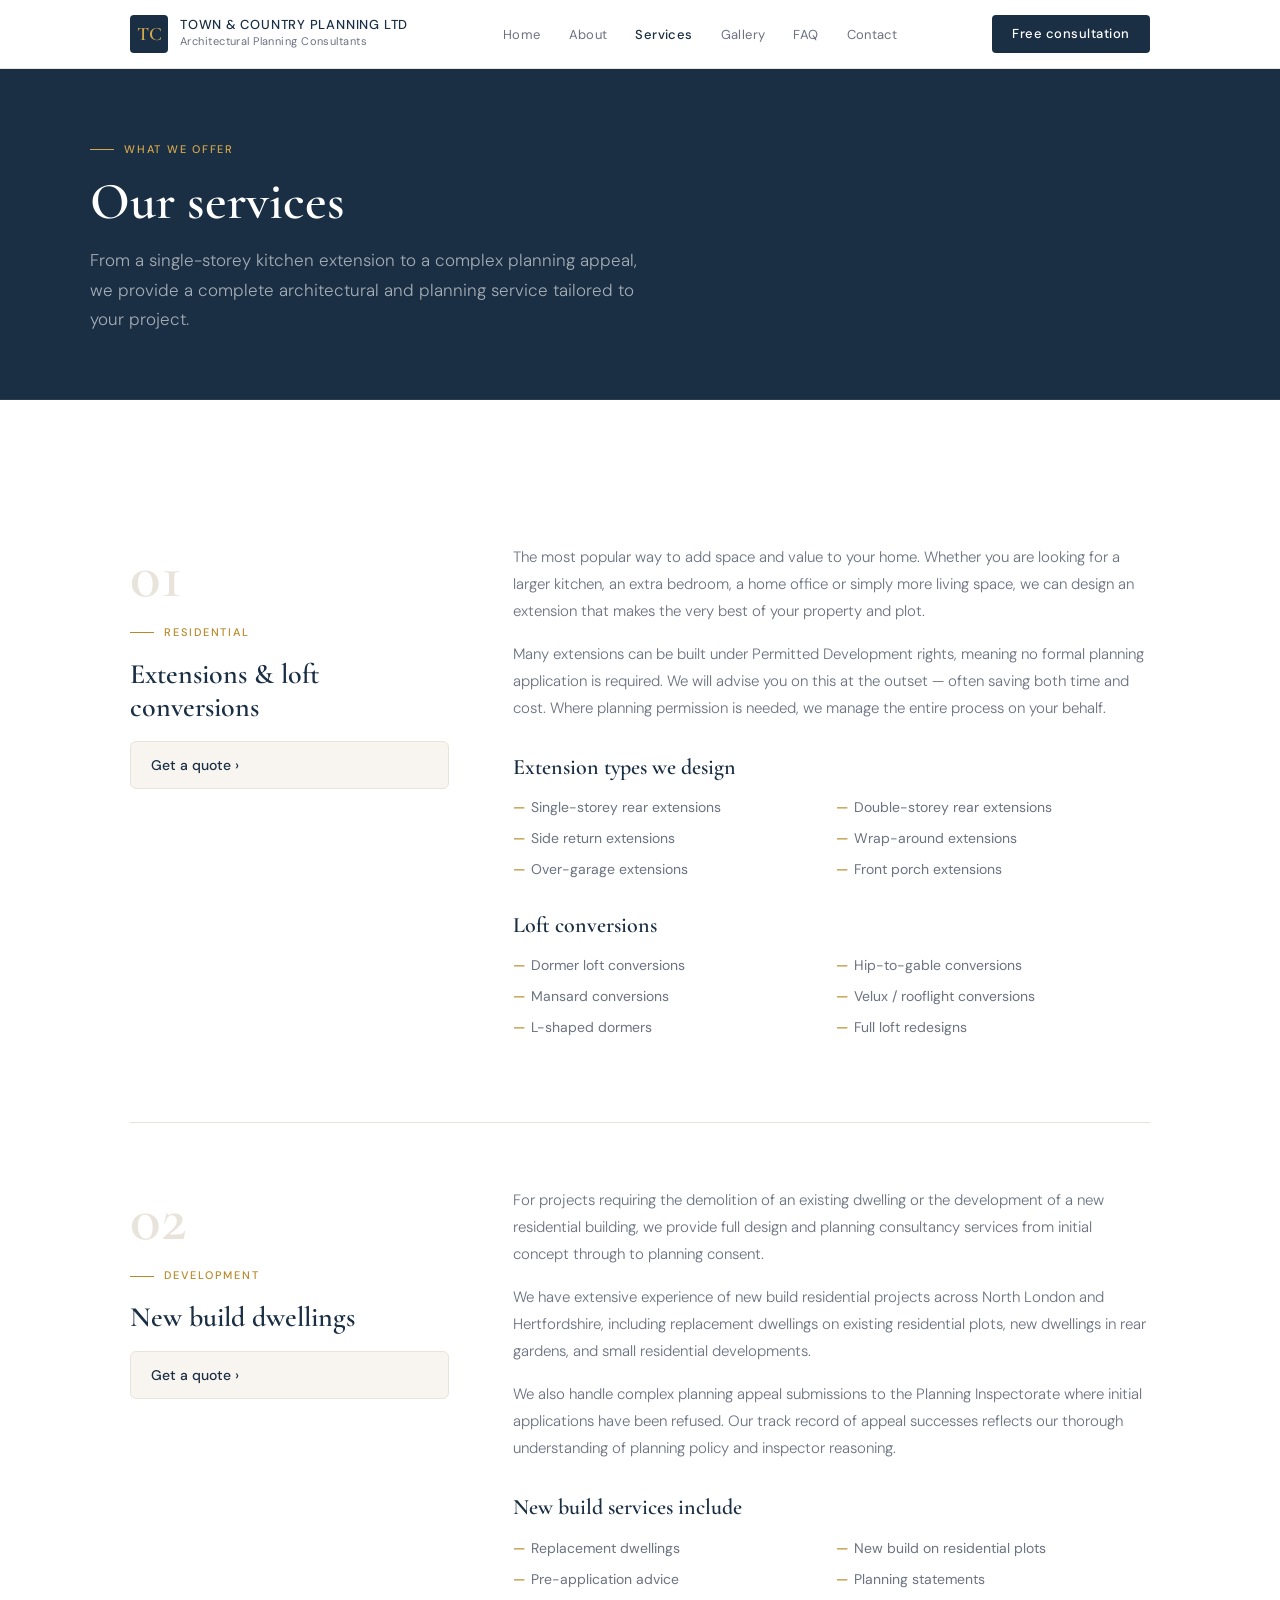
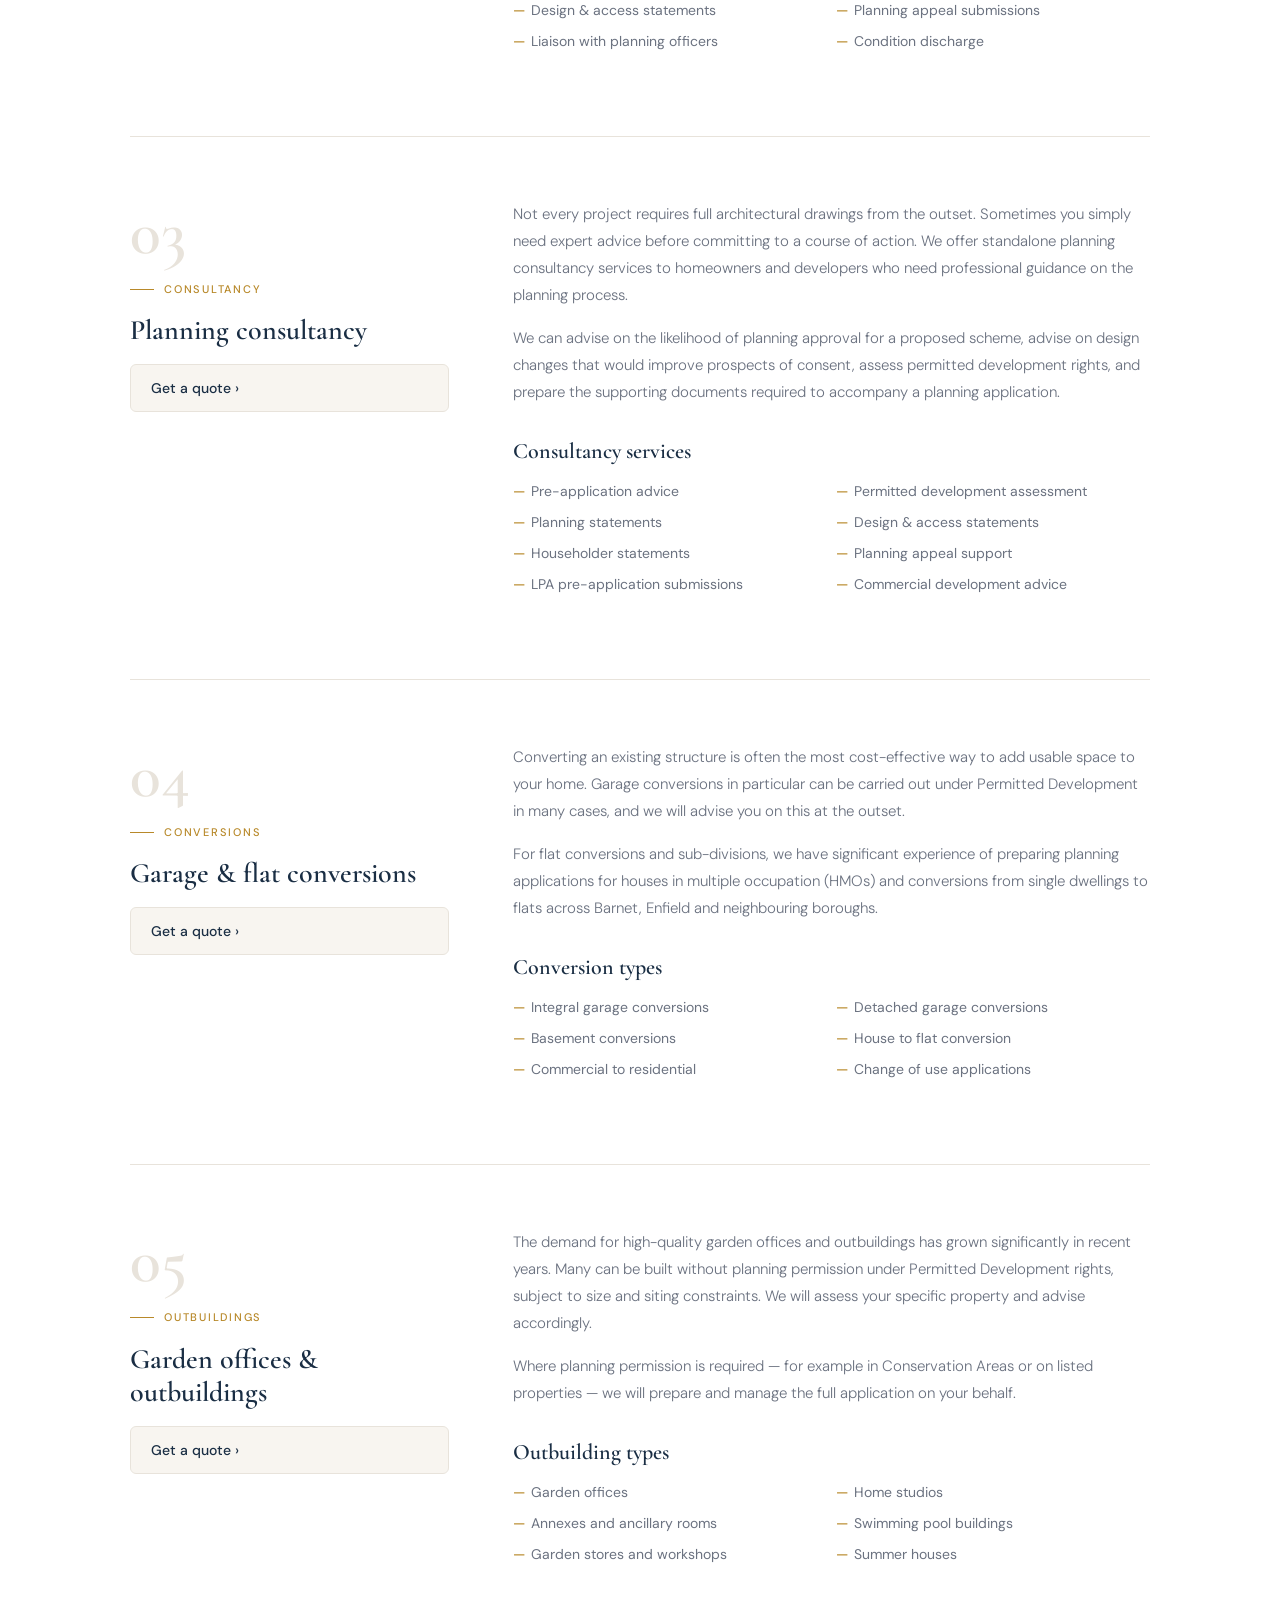
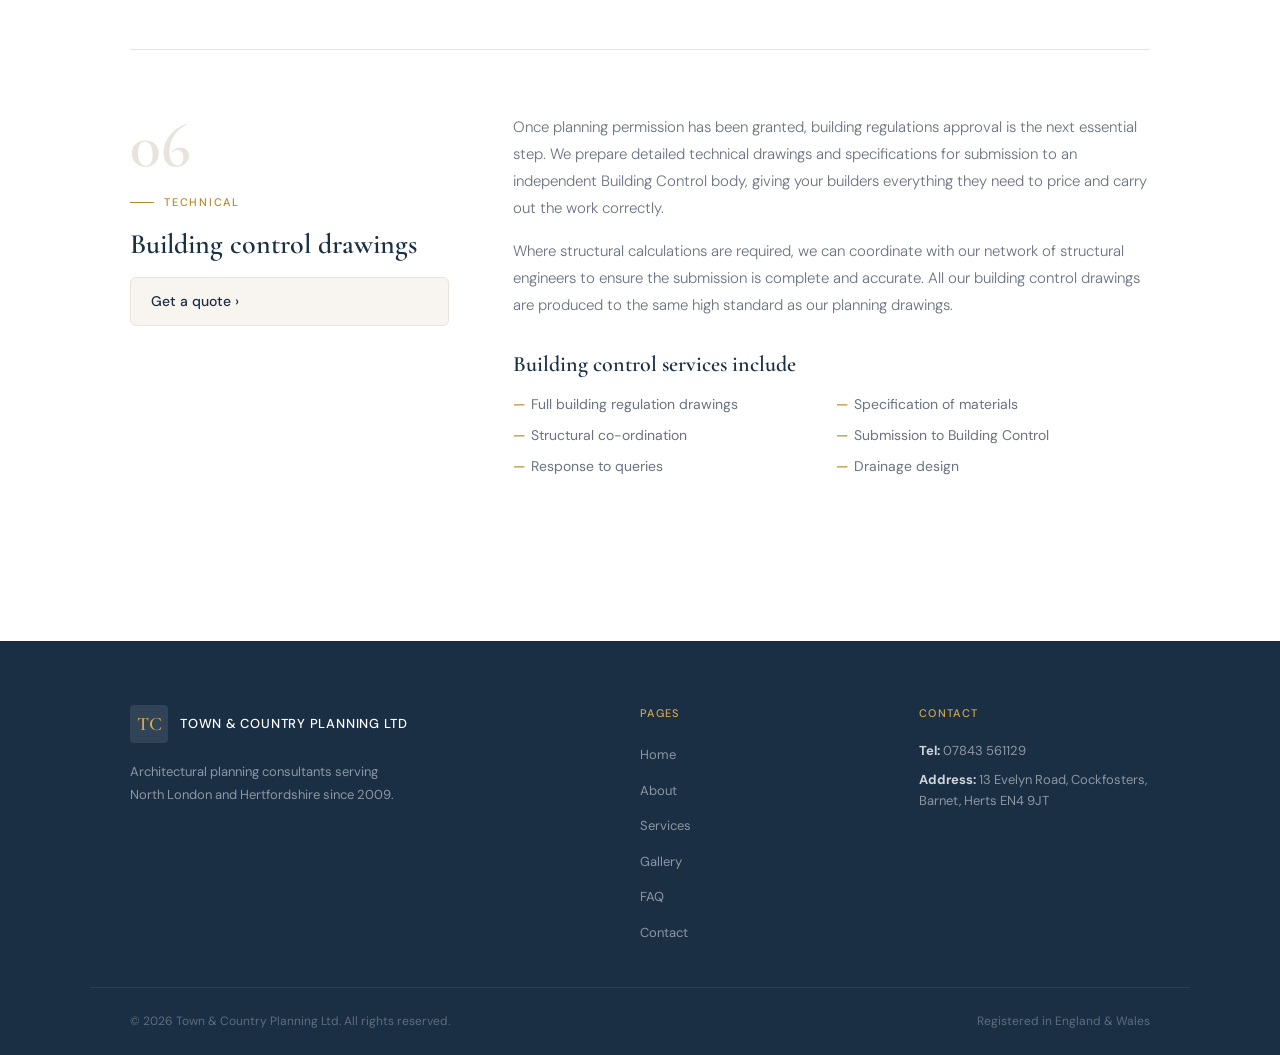
<file: services.html>
<!DOCTYPE html>
<html lang="en">
<head>
<meta charset="UTF-8">
<meta name="viewport" content="width=device-width,initial-scale=1">
<title>Services | Town &amp; Country Planning Ltd</title>
<meta name="description" content="Planning and architectural services from Town and Country Planning Ltd — extensions, loft conversions, new builds, garage conversions, garden offices and building control drawings.">
<link rel="stylesheet" href="css/style.css">
<style>
.services-body{max-width:var(--max);margin:0 auto;padding:80px var(--pad)}
.svc-block{display:grid;grid-template-columns:1fr 2fr;gap:64px;padding:64px 0;border-bottom:1px solid var(--stone);align-items:start}
.svc-block:last-child{border-bottom:none}
.svc-label{display:flex;flex-direction:column;gap:16px;position:sticky;top:90px}
.svc-num{font-family:'Cormorant Garamond',serif;font-size:64px;font-weight:600;color:var(--stone);line-height:1}
.svc-label h2{font-family:'Cormorant Garamond',serif;font-size:28px;font-weight:600;color:var(--navy);line-height:1.2}
.svc-label .eyebrow{margin-bottom:0}
.svc-content p{font-size:15px;color:var(--muted);line-height:1.8;margin-bottom:16px;font-weight:300}
.svc-content h3{font-family:'Cormorant Garamond',serif;font-size:22px;font-weight:600;color:var(--navy);margin:28px 0 12px}
.svc-list{list-style:none;display:grid;grid-template-columns:1fr 1fr;gap:10px;margin-bottom:20px}
.svc-list li{font-size:14px;color:var(--muted);padding-left:18px;position:relative;line-height:1.5}
.svc-list li::before{content:'—';position:absolute;left:0;color:var(--gold);font-weight:500}
.svc-cta{display:inline-flex;align-items:center;gap:8px;background:var(--cream);border:1px solid var(--stone);border-radius:6px;padding:12px 20px;font-size:14px;font-weight:500;color:var(--navy);text-decoration:none;transition:border-color .2s}
.svc-cta:hover{border-color:var(--navy)}
@media(max-width:900px){
  .svc-block{grid-template-columns:1fr;gap:24px}
  .svc-label{position:static}
  .svc-list{grid-template-columns:1fr}
}
</style>
</head>
<body>

<header class="site-nav">
  <div class="nav-inner">
    <a href="index.html" class="nav-logo">
      <div class="nav-logo-mark">TC</div>
      <div><div class="nav-logo-name">Town &amp; Country Planning Ltd</div><div class="nav-logo-sub">Architectural Planning Consultants</div></div>
    </a>
    <nav><ul class="nav-links" id="nav-links">
      <li><a href="index.html">Home</a></li><li><a href="about.html">About</a></li>
      <li><a href="services.html" class="active">Services</a></li><li><a href="gallery.html">Gallery</a></li>
      <li><a href="faq.html">FAQ</a></li><li><a href="contact.html">Contact</a></li>
    </ul></nav>
    <a href="contact.html" class="nav-cta">Free consultation</a>
    <button class="nav-toggle" id="nav-toggle" aria-label="Menu"><span></span><span></span><span></span></button>
  </div>
</header>

<div class="page-hero">
  <div class="page-hero-inner">
    <div class="eyebrow eyebrow-light">What we offer</div>
    <h1>Our services</h1>
    <p>From a single-storey kitchen extension to a complex planning appeal, we provide a complete architectural and planning service tailored to your project.</p>
  </div>
</div>

<div class="services-body">

  <div class="svc-block" id="extensions">
    <div class="svc-label">
      <div class="svc-num">01</div>
      <div class="eyebrow">Residential</div>
      <h2>Extensions &amp; loft conversions</h2>
      <a href="contact.html" class="svc-cta">Get a quote ›</a>
    </div>
    <div class="svc-content">
      <p>The most popular way to add space and value to your home. Whether you are looking for a larger kitchen, an extra bedroom, a home office or simply more living space, we can design an extension that makes the very best of your property and plot.</p>
      <p>Many extensions can be built under Permitted Development rights, meaning no formal planning application is required. We will advise you on this at the outset — often saving both time and cost. Where planning permission is needed, we manage the entire process on your behalf.</p>
      <h3>Extension types we design</h3>
      <ul class="svc-list">
        <li>Single-storey rear extensions</li>
        <li>Double-storey rear extensions</li>
        <li>Side return extensions</li>
        <li>Wrap-around extensions</li>
        <li>Over-garage extensions</li>
        <li>Front porch extensions</li>
      </ul>
      <h3>Loft conversions</h3>
      <ul class="svc-list">
        <li>Dormer loft conversions</li>
        <li>Hip-to-gable conversions</li>
        <li>Mansard conversions</li>
        <li>Velux / rooflight conversions</li>
        <li>L-shaped dormers</li>
        <li>Full loft redesigns</li>
      </ul>
    </div>
  </div>

  <div class="svc-block" id="newbuild">
    <div class="svc-label">
      <div class="svc-num">02</div>
      <div class="eyebrow">Development</div>
      <h2>New build dwellings</h2>
      <a href="contact.html" class="svc-cta">Get a quote ›</a>
    </div>
    <div class="svc-content">
      <p>For projects requiring the demolition of an existing dwelling or the development of a new residential building, we provide full design and planning consultancy services from initial concept through to planning consent.</p>
      <p>We have extensive experience of new build residential projects across North London and Hertfordshire, including replacement dwellings on existing residential plots, new dwellings in rear gardens, and small residential developments.</p>
      <p>We also handle complex planning appeal submissions to the Planning Inspectorate where initial applications have been refused. Our track record of appeal successes reflects our thorough understanding of planning policy and inspector reasoning.</p>
      <h3>New build services include</h3>
      <ul class="svc-list">
        <li>Replacement dwellings</li>
        <li>New build on residential plots</li>
        <li>Pre-application advice</li>
        <li>Planning statements</li>
        <li>Design &amp; access statements</li>
        <li>Planning appeal submissions</li>
        <li>Liaison with planning officers</li>
        <li>Condition discharge</li>
      </ul>
    </div>
  </div>

  <div class="svc-block" id="planning">
    <div class="svc-label">
      <div class="svc-num">03</div>
      <div class="eyebrow">Consultancy</div>
      <h2>Planning consultancy</h2>
      <a href="contact.html" class="svc-cta">Get a quote ›</a>
    </div>
    <div class="svc-content">
      <p>Not every project requires full architectural drawings from the outset. Sometimes you simply need expert advice before committing to a course of action. We offer standalone planning consultancy services to homeowners and developers who need professional guidance on the planning process.</p>
      <p>We can advise on the likelihood of planning approval for a proposed scheme, advise on design changes that would improve prospects of consent, assess permitted development rights, and prepare the supporting documents required to accompany a planning application.</p>
      <h3>Consultancy services</h3>
      <ul class="svc-list">
        <li>Pre-application advice</li>
        <li>Permitted development assessment</li>
        <li>Planning statements</li>
        <li>Design &amp; access statements</li>
        <li>Householder statements</li>
        <li>Planning appeal support</li>
        <li>LPA pre-application submissions</li>
        <li>Commercial development advice</li>
      </ul>
    </div>
  </div>

  <div class="svc-block" id="conversions">
    <div class="svc-label">
      <div class="svc-num">04</div>
      <div class="eyebrow">Conversions</div>
      <h2>Garage &amp; flat conversions</h2>
      <a href="contact.html" class="svc-cta">Get a quote ›</a>
    </div>
    <div class="svc-content">
      <p>Converting an existing structure is often the most cost-effective way to add usable space to your home. Garage conversions in particular can be carried out under Permitted Development in many cases, and we will advise you on this at the outset.</p>
      <p>For flat conversions and sub-divisions, we have significant experience of preparing planning applications for houses in multiple occupation (HMOs) and conversions from single dwellings to flats across Barnet, Enfield and neighbouring boroughs.</p>
      <h3>Conversion types</h3>
      <ul class="svc-list">
        <li>Integral garage conversions</li>
        <li>Detached garage conversions</li>
        <li>Basement conversions</li>
        <li>House to flat conversion</li>
        <li>Commercial to residential</li>
        <li>Change of use applications</li>
      </ul>
    </div>
  </div>

  <div class="svc-block" id="garden">
    <div class="svc-label">
      <div class="svc-num">05</div>
      <div class="eyebrow">Outbuildings</div>
      <h2>Garden offices &amp; outbuildings</h2>
      <a href="contact.html" class="svc-cta">Get a quote ›</a>
    </div>
    <div class="svc-content">
      <p>The demand for high-quality garden offices and outbuildings has grown significantly in recent years. Many can be built without planning permission under Permitted Development rights, subject to size and siting constraints. We will assess your specific property and advise accordingly.</p>
      <p>Where planning permission is required — for example in Conservation Areas or on listed properties — we will prepare and manage the full application on your behalf.</p>
      <h3>Outbuilding types</h3>
      <ul class="svc-list">
        <li>Garden offices</li>
        <li>Home studios</li>
        <li>Annexes and ancillary rooms</li>
        <li>Swimming pool buildings</li>
        <li>Garden stores and workshops</li>
        <li>Summer houses</li>
      </ul>
    </div>
  </div>

  <div class="svc-block" id="building-control">
    <div class="svc-label">
      <div class="svc-num">06</div>
      <div class="eyebrow">Technical</div>
      <h2>Building control drawings</h2>
      <a href="contact.html" class="svc-cta">Get a quote ›</a>
    </div>
    <div class="svc-content">
      <p>Once planning permission has been granted, building regulations approval is the next essential step. We prepare detailed technical drawings and specifications for submission to an independent Building Control body, giving your builders everything they need to price and carry out the work correctly.</p>
      <p>Where structural calculations are required, we can coordinate with our network of structural engineers to ensure the submission is complete and accurate. All our building control drawings are produced to the same high standard as our planning drawings.</p>
      <h3>Building control services include</h3>
      <ul class="svc-list">
        <li>Full building regulation drawings</li>
        <li>Specification of materials</li>
        <li>Structural co-ordination</li>
        <li>Submission to Building Control</li>
        <li>Response to queries</li>
        <li>Drainage design</li>
      </ul>
    </div>
  </div>

</div>

<footer class="site-footer">
  <div class="footer-inner">
    <div class="footer-brand">
      <a href="index.html" class="footer-logo"><div class="footer-logo-mark">TC</div><div class="footer-logo-name">Town &amp; Country Planning Ltd</div></a>
      <p>Architectural planning consultants serving North London and Hertfordshire since 2009.</p>
    </div>
    <div class="footer-col"><h4>Pages</h4><ul>
      <li><a href="index.html">Home</a></li><li><a href="about.html">About</a></li>
      <li><a href="services.html">Services</a></li><li><a href="gallery.html">Gallery</a></li>
      <li><a href="faq.html">FAQ</a></li><li><a href="contact.html">Contact</a></li>
    </ul></div>
    <div class="footer-col"><h4>Contact</h4>
      <p><strong>Tel:</strong> <a href="tel:07843561129">07843 561129</a></p>
      <p><strong>Address:</strong> 13 Evelyn Road, Cockfosters, Barnet, Herts EN4 9JT</p>
    </div>
  </div>
  <div class="footer-bottom"><p>&copy; 2026 Town &amp; Country Planning Ltd. All rights reserved.</p><p>Registered in England &amp; Wales</p></div>
</footer>
<script>document.getElementById('nav-toggle').addEventListener('click',function(){var nl=document.getElementById('nav-links');nl.classList.toggle('open');this.setAttribute('aria-expanded',nl.classList.contains('open'));});</script>
</body>
</html>
</file>
<file: css/style.css>
/* ============================================================
   TOWN & COUNTRY PLANNING LTD — Main Stylesheet
   townandcountryplanningltd.co.uk | Redesign March 2026
   ============================================================ */
@import url('https://fonts.googleapis.com/css2?family=Cormorant+Garamond:ital,wght@0,400;0,600;1,400&family=DM+Sans:wght@300;400;500&display=swap');

*,*::before,*::after{box-sizing:border-box;margin:0;padding:0}
:root{
  --navy:#1a2e44;--navy-mid:#243b55;
  --gold:#b8892a;--gold-light:#d4a84b;
  --cream:#f8f5f0;--stone:#e8e3db;--stone-mid:#d4cfc6;
  --white:#ffffff;--muted:#6b7280;
  --max:1100px;--pad:40px;
}
html{scroll-behavior:smooth}
body{font-family:'DM Sans',sans-serif;color:var(--navy);background:var(--white);line-height:1.6;-webkit-font-smoothing:antialiased}
img{display:block;max-width:100%}
a{transition:color .2s,opacity .2s}
.container{max-width:var(--max);margin:0 auto;padding:0 var(--pad)}

/* UTILITIES */
.eyebrow{font-size:11px;font-weight:500;letter-spacing:.16em;text-transform:uppercase;color:var(--gold);display:flex;align-items:center;gap:10px;margin-bottom:14px}
.eyebrow::before{content:'';display:block;width:24px;height:1px;background:var(--gold);flex-shrink:0}
.eyebrow-light{color:var(--gold-light)}
.eyebrow-light::before{background:var(--gold-light)}
.section-title{font-family:'Cormorant Garamond',serif;font-size:38px;font-weight:600;color:var(--navy);line-height:1.15}
.section-intro{font-size:16px;color:var(--muted);line-height:1.75;font-weight:300;max-width:600px;margin-top:14px}
.btn-primary{display:inline-block;background:var(--navy);color:var(--white);padding:13px 28px;border-radius:4px;font-size:14px;font-weight:500;letter-spacing:.03em;text-decoration:none;transition:background .2s}
.btn-primary:hover{background:var(--navy-mid)}
.btn-ghost{display:inline-flex;align-items:center;gap:5px;color:var(--navy);font-size:14px;font-weight:500;text-decoration:none;border-bottom:1px solid var(--navy);padding-bottom:1px;transition:opacity .2s}
.btn-ghost:hover{opacity:.65}

/* NAV */
.site-nav{position:sticky;top:0;z-index:200;background:var(--white);border-bottom:1px solid var(--stone)}
.nav-inner{max-width:var(--max);margin:0 auto;padding:0 var(--pad);height:68px;display:flex;align-items:center;justify-content:space-between;gap:32px}
.nav-logo{display:flex;align-items:center;gap:12px;text-decoration:none;flex-shrink:0}
.nav-logo-mark{width:38px;height:38px;background:var(--navy);border-radius:4px;display:flex;align-items:center;justify-content:center;font-family:'Cormorant Garamond',serif;font-size:19px;font-weight:600;color:var(--gold-light);flex-shrink:0}
.nav-logo-name{font-size:13px;font-weight:500;letter-spacing:.06em;text-transform:uppercase;color:var(--navy);line-height:1.2}
.nav-logo-sub{font-size:11px;color:var(--muted);letter-spacing:.04em}
.nav-links{display:flex;align-items:center;gap:28px;list-style:none}
.nav-links a{font-size:13px;color:var(--muted);text-decoration:none;letter-spacing:.03em}
.nav-links a:hover,.nav-links a.active{color:var(--navy);font-weight:500}
.nav-cta{background:var(--navy);color:var(--white);padding:9px 20px;border-radius:4px;font-size:13px;font-weight:500;text-decoration:none;letter-spacing:.04em;white-space:nowrap;transition:background .2s}
.nav-cta:hover{background:var(--navy-mid)}
.nav-toggle{display:none;flex-direction:column;gap:5px;cursor:pointer;padding:4px;background:none;border:none}
.nav-toggle span{display:block;width:22px;height:2px;background:var(--navy);border-radius:2px}

/* PAGE HERO (inner pages) */
.page-hero{background:var(--navy);padding:72px var(--pad) 64px;border-bottom:1px solid rgba(255,255,255,.08)}
.page-hero-inner{max-width:var(--max);margin:0 auto}
.page-hero h1{font-family:'Cormorant Garamond',serif;font-size:52px;font-weight:600;color:var(--white);line-height:1.1}
.page-hero p{font-size:17px;color:rgba(255,255,255,.6);font-weight:300;margin-top:16px;max-width:560px;line-height:1.75}

/* FOOTER */
.site-footer{background:var(--navy);color:rgba(255,255,255,.6)}
.footer-inner{max-width:var(--max);margin:0 auto;padding:64px var(--pad) 32px;display:grid;grid-template-columns:2fr 1fr 1fr;gap:48px}
.footer-logo{display:flex;align-items:center;gap:12px;text-decoration:none;margin-bottom:18px}
.footer-logo-mark{width:38px;height:38px;background:rgba(255,255,255,.1);border-radius:4px;display:flex;align-items:center;justify-content:center;font-family:'Cormorant Garamond',serif;font-size:19px;font-weight:600;color:var(--gold-light)}
.footer-logo-name{font-size:13px;font-weight:500;letter-spacing:.06em;text-transform:uppercase;color:var(--white)}
.footer-brand p{font-size:13px;line-height:1.75;color:rgba(255,255,255,.5);max-width:280px}
.footer-col h4{font-size:11px;font-weight:500;letter-spacing:.12em;text-transform:uppercase;color:var(--gold-light);margin-bottom:18px}
.footer-col ul{list-style:none}
.footer-col li{margin-bottom:10px}
.footer-col a{font-size:13px;color:rgba(255,255,255,.5);text-decoration:none;transition:color .2s}
.footer-col a:hover{color:var(--white)}
.footer-col p{font-size:13px;color:rgba(255,255,255,.5);margin-bottom:8px;line-height:1.6}
.footer-col strong{color:rgba(255,255,255,.8)}
.footer-bottom{max-width:var(--max);margin:0 auto;padding:24px var(--pad);border-top:1px solid rgba(255,255,255,.08);display:flex;justify-content:space-between;align-items:center;flex-wrap:wrap;gap:12px}
.footer-bottom p{font-size:12px;color:rgba(255,255,255,.3)}

/* TESTIMONIAL CARDS */
.t-card{background:rgba(255,255,255,.05);border:1px solid rgba(255,255,255,.1);border-radius:8px;padding:28px}
.t-stars{display:flex;gap:3px;margin-bottom:16px;color:var(--gold-light);font-size:14px}
.t-quote{font-family:'Cormorant Garamond',serif;font-size:18px;font-style:italic;color:rgba(255,255,255,.88);line-height:1.6;margin-bottom:20px;position:relative;padding-left:28px}
.t-quote::before{content:'\201C';font-size:44px;color:var(--gold-light);opacity:.5;position:absolute;top:-6px;left:-2px;line-height:1;font-style:normal}
.t-author{border-top:1px solid rgba(255,255,255,.1);padding-top:16px}
.t-name{font-size:14px;font-weight:500;color:rgba(255,255,255,.85);margin-bottom:3px}
.t-loc{font-size:12px;color:rgba(255,255,255,.4);letter-spacing:.04em}

/* RESPONSIVE */
@media(max-width:900px){
  :root{--pad:24px}
  .footer-inner{grid-template-columns:1fr 1fr;gap:32px}
  .footer-brand{grid-column:1/-1}
  .section-title{font-size:32px}
  .page-hero h1{font-size:40px}
}
@media(max-width:640px){
  .nav-links,.nav-cta{display:none}
  .nav-toggle{display:flex}
  .nav-links.open{display:flex;flex-direction:column;position:absolute;top:68px;left:0;right:0;background:var(--white);border-bottom:1px solid var(--stone);padding:16px 24px;gap:16px;z-index:199}
  .footer-inner{grid-template-columns:1fr}
  .section-title{font-size:28px}
  .page-hero h1{font-size:34px}
}
</file>
